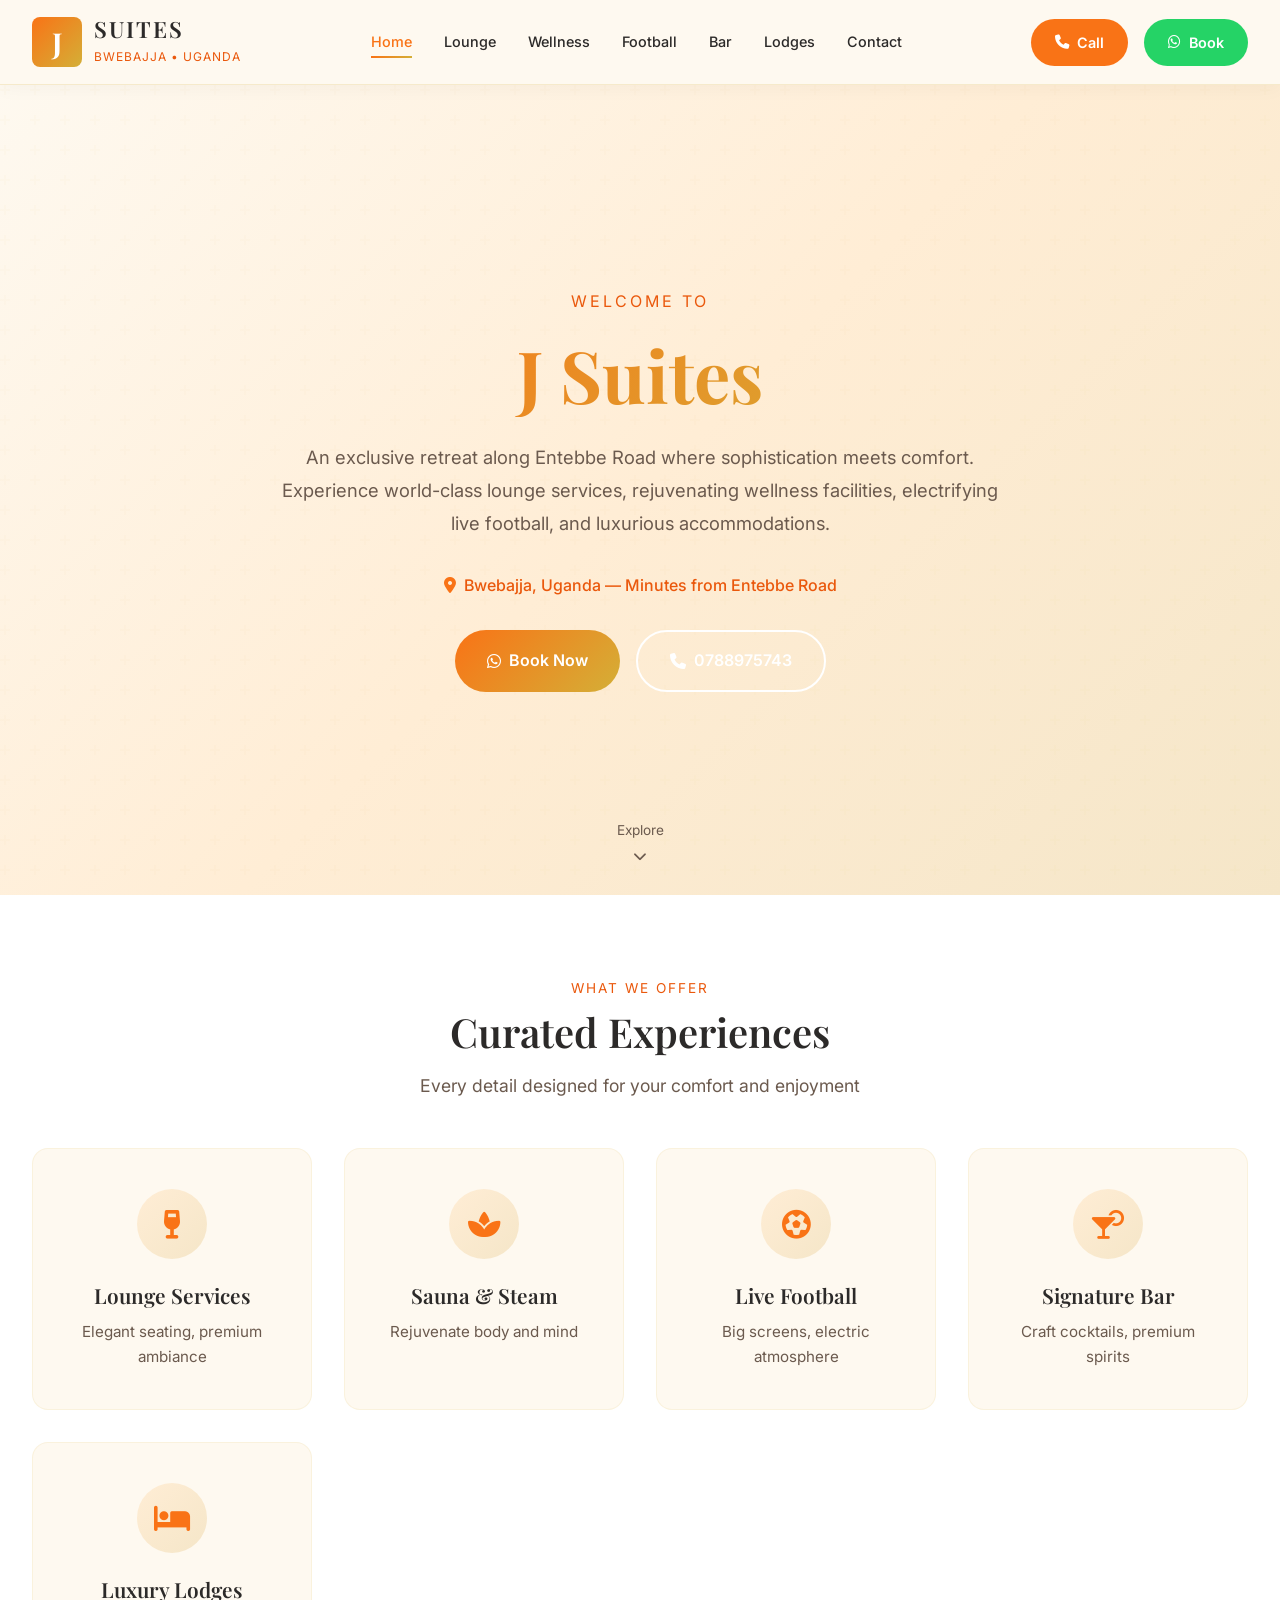
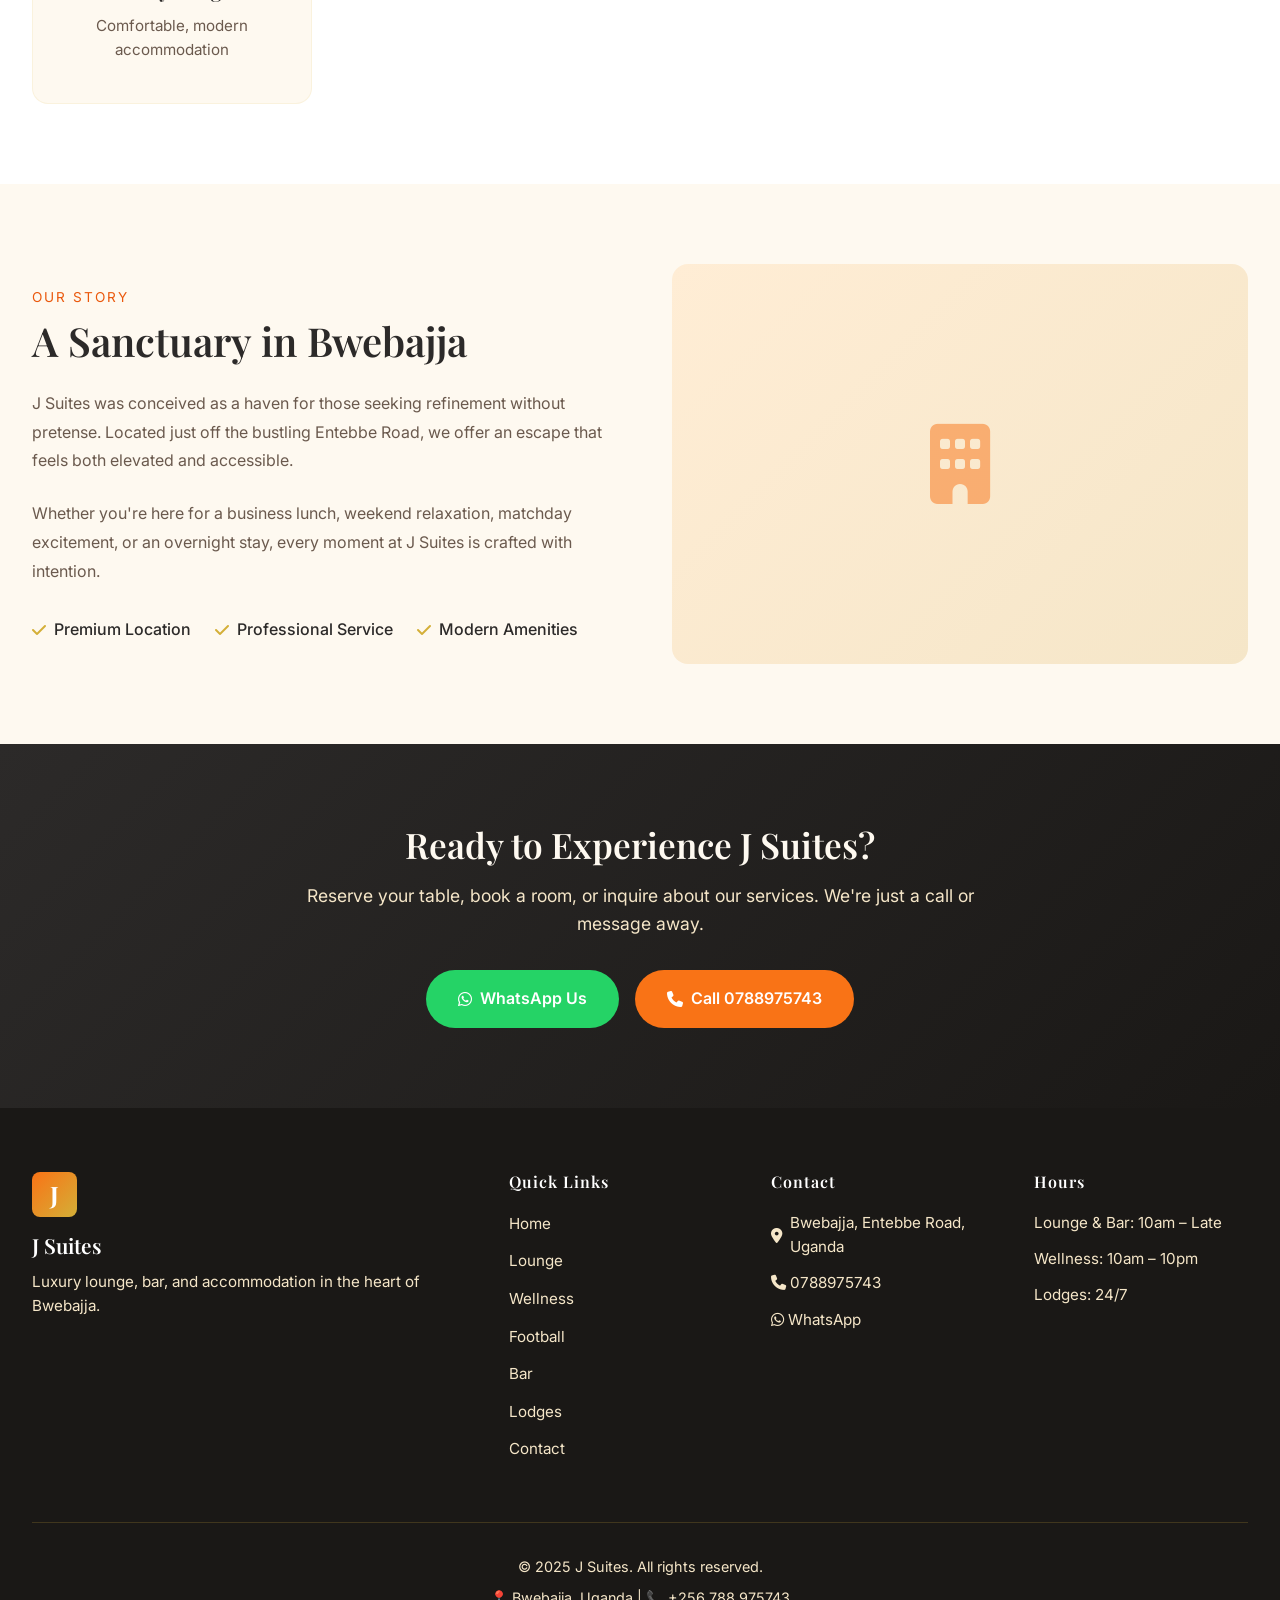
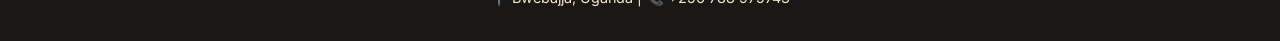
<file: Administrator/Desktop/JS/index.html>
<!DOCTYPE html>
<html lang="en">
<head>
    <meta charset="UTF-8">
    <meta name="viewport" content="width=device-width, initial-scale=1.0">
    <meta name="description" content="J Suites Bwebajja - Premium Lounge, Bar, Sauna & Steam Bath, Live Football, Luxury Lodges & Accommodation along Entebbe Road, Uganda. Call 0788975743">
    <meta name="keywords" content="J Suites, Bwebajja, Entebbe Road, Lounge Uganda, Bar Kampala, Sauna Steam Bath, Live Football, Lodges Accommodation, Hotel Uganda">
    <meta name="author" content="J Suites">
    <meta name="robots" content="index, follow">
    <meta property="og:title" content="J Suites | Luxury Lounge, Bar & Accommodation - Bwebajja">
    <meta property="og:description" content="Your premium getaway in Bwebajja — Lounge, Bar, Sauna, Live Football & Luxury Lodges">
    <meta property="og:type" content="website">
    <meta property="og:locale" content="en_UG">
    <title>J Suites | Luxury Lounge, Bar & Accommodation - Bwebajja, Uganda</title>
    <link rel="canonical" href="index.html">
    <!-- Google Fonts -->
    <link rel="preconnect" href="https://fonts.googleapis.com">
    <link rel="preconnect" href="https://fonts.gstatic.com" crossorigin>
    <link href="https://fonts.googleapis.com/css2?family=Playfair+Display:wght@400;500;600;700&family=Inter:wght@300;400;500;600&display=swap" rel="stylesheet">
    <link rel="stylesheet" href="https://cdnjs.cloudflare.com/ajax/libs/font-awesome/6.4.0/css/all.min.css">
    <link rel="stylesheet" href="css/style.css">
</head>
<body>
    <!-- Navigation -->
    <header class="site-header">
        <div class="nav-wrapper">
            <a href="index.html" class="brand">
                <span class="brand-initial">J</span>
                <div class="brand-text">
                    <h1>SUITES</h1>
                    <span class="brand-tagline">Bwebajja • Uganda</span>
                </div>
            </a>
            <nav class="main-nav">
                <ul>
                    <li><a href="index.html" class="active">Home</a></li>
                    <li><a href="lounge.html">Lounge</a></li>
                    <li><a href="wellness.html">Wellness</a></li>
                    <li><a href="football.html">Football</a></li>
                    <li><a href="bar.html">Bar</a></li>
                    <li><a href="lodges.html">Lodges</a></li>
                    <li><a href="contact.html">Contact</a></li>
                </ul>
            </nav>
            <div class="header-actions">
                <a href="tel:+256788975743" class="btn btn-call">
                    <i class="fas fa-phone"></i>
                    <span>Call</span>
                </a>
                <a href="https://wa.me/256788975743?text=Hello%20J%20Suites%2C%20I%20would%20like%20to%20make%20a%20reservation." class="btn btn-whatsapp" target="_blank" rel="noopener">
                    <i class="fab fa-whatsapp"></i>
                    <span>Book</span>
                </a>
                <button class="mobile-toggle" aria-label="Toggle menu">
                    <span></span>
                    <span></span>
                    <span></span>
                </button>
            </div>
        </div>
    </header>

    <!-- Hero Section -->
    <section class="hero" id="home">
        <div class="hero-overlay"></div>
        <div class="hero-content">
            <p class="hero-subtitle">Welcome to</p>
            <h2 class="hero-title">J Suites</h2>
            <p class="hero-description">An exclusive retreat along Entebbe Road where sophistication meets comfort. Experience world-class lounge services, rejuvenating wellness facilities, electrifying live football, and luxurious accommodations.</p>
            <div class="hero-location">
                <i class="fas fa-map-marker-alt"></i>
                <span>Bwebajja, Uganda — Minutes from Entebbe Road</span>
            </div>
            <div class="hero-cta">
                <a href="https://wa.me/256788975743?text=I%20want%20to%20book%20at%20J%20Suites" class="btn btn-primary btn-large" target="_blank" rel="noopener">
                    <i class="fab fa-whatsapp"></i> Book Now
                </a>
                <a href="tel:+256788975743" class="btn btn-outline btn-large">
                    <i class="fas fa-phone"></i> 0788975743
                </a>
            </div>
        </div>
        <div class="hero-scroll">
            <span>Explore</span>
            <i class="fas fa-chevron-down"></i>
        </div>
    </section>

    <!-- Services Preview -->
    <section class="services-preview">
        <div class="container">
            <div class="section-intro">
                <span class="section-label">What We Offer</span>
                <h3 class="section-heading">Curated Experiences</h3>
                <p class="section-description">Every detail designed for your comfort and enjoyment</p>
            </div>
            <div class="services-grid">
                <a href="lounge.html" class="service-card">
                    <div class="service-icon">
                        <i class="fas fa-wine-glass"></i>
                    </div>
                    <h4>Lounge Services</h4>
                    <p>Elegant seating, premium ambiance</p>
                </a>
                <a href="wellness.html" class="service-card">
                    <div class="service-icon">
                        <i class="fas fa-spa"></i>
                    </div>
                    <h4>Sauna & Steam</h4>
                    <p>Rejuvenate body and mind</p>
                </a>
                <a href="football.html" class="service-card">
                    <div class="service-icon">
                        <i class="fas fa-futbol"></i>
                    </div>
                    <h4>Live Football</h4>
                    <p>Big screens, electric atmosphere</p>
                </a>
                <a href="bar.html" class="service-card">
                    <div class="service-icon">
                        <i class="fas fa-cocktail"></i>
                    </div>
                    <h4>Signature Bar</h4>
                    <p>Craft cocktails, premium spirits</p>
                </a>
                <a href="lodges.html" class="service-card">
                    <div class="service-icon">
                        <i class="fas fa-bed"></i>
                    </div>
                    <h4>Luxury Lodges</h4>
                    <p>Comfortable, modern accommodation</p>
                </a>
            </div>
        </div>
    </section>

    <!-- About Section -->
    <section class="about-section">
        <div class="container">
            <div class="about-grid">
                <div class="about-content">
                    <span class="section-label">Our Story</span>
                    <h3 class="section-heading">A Sanctuary in Bwebajja</h3>
                    <p>J Suites was conceived as a haven for those seeking refinement without pretense. Located just off the bustling Entebbe Road, we offer an escape that feels both elevated and accessible.</p>
                    <p>Whether you're here for a business lunch, weekend relaxation, matchday excitement, or an overnight stay, every moment at J Suites is crafted with intention.</p>
                    <div class="about-features">
                        <div class="feature">
                            <i class="fas fa-check"></i>
                            <span>Premium Location</span>
                        </div>
                        <div class="feature">
                            <i class="fas fa-check"></i>
                            <span>Professional Service</span>
                        </div>
                        <div class="feature">
                            <i class="fas fa-check"></i>
                            <span>Modern Amenities</span>
                        </div>
                    </div>
                </div>
                <div class="about-image">
                    <div class="image-placeholder">
                        <i class="fas fa-building"></i>
                    </div>
                </div>
            </div>
        </div>
    </section>

    <!-- CTA Section -->
    <section class="cta-section">
        <div class="container">
            <div class="cta-content">
                <h3>Ready to Experience J Suites?</h3>
                <p>Reserve your table, book a room, or inquire about our services. We're just a call or message away.</p>
                <div class="cta-buttons">
                    <a href="https://wa.me/256788975743?text=Hello%2C%20I%20would%20like%20to%20make%20a%20booking%20at%20J%20Suites" class="btn btn-whatsapp btn-large" target="_blank" rel="noopener">
                        <i class="fab fa-whatsapp"></i> WhatsApp Us
                    </a>
                    <a href="tel:+256788975743" class="btn btn-call btn-large">
                        <i class="fas fa-phone"></i> Call 0788975743
                    </a>
                </div>
            </div>
        </div>
    </section>

    <!-- Footer -->
    <footer class="site-footer">
        <div class="container">
            <div class="footer-grid">
                <div class="footer-brand">
                    <div class="brand-initial">J</div>
                    <h4>J Suites</h4>
                    <p>Luxury lounge, bar, and accommodation in the heart of Bwebajja.</p>
                </div>
                <div class="footer-links">
                    <h5>Quick Links</h5>
                    <ul>
                        <li><a href="index.html">Home</a></li>
                        <li><a href="lounge.html">Lounge</a></li>
                        <li><a href="wellness.html">Wellness</a></li>
                        <li><a href="football.html">Football</a></li>
                        <li><a href="bar.html">Bar</a></li>
                        <li><a href="lodges.html">Lodges</a></li>
                        <li><a href="contact.html">Contact</a></li>
                    </ul>
                </div>
                <div class="footer-contact">
                    <h5>Contact</h5>
                    <ul>
                        <li><i class="fas fa-map-marker-alt"></i> Bwebajja, Entebbe Road, Uganda</li>
                        <li><a href="tel:+256788975743"><i class="fas fa-phone"></i> 0788975743</a></li>
                        <li><a href="https://wa.me/256788975743" target="_blank" rel="noopener"><i class="fab fa-whatsapp"></i> WhatsApp</a></li>
                    </ul>
                </div>
                <div class="footer-hours">
                    <h5>Hours</h5>
                    <ul>
                        <li>Lounge & Bar: 10am – Late</li>
                        <li>Wellness: 10am – 10pm</li>
                        <li>Lodges: 24/7</li>
                    </ul>
                </div>
            </div>
            <div class="footer-bottom">
                <p>&copy; 2025 J Suites. All rights reserved.</p>
                <p class="footer-location">📍 Bwebajja, Uganda | 📞 +256 788 975743</p>
            </div>
        </div>
    </footer>

    <script src="js/main.js"></script>
</body>
</html>
</file>
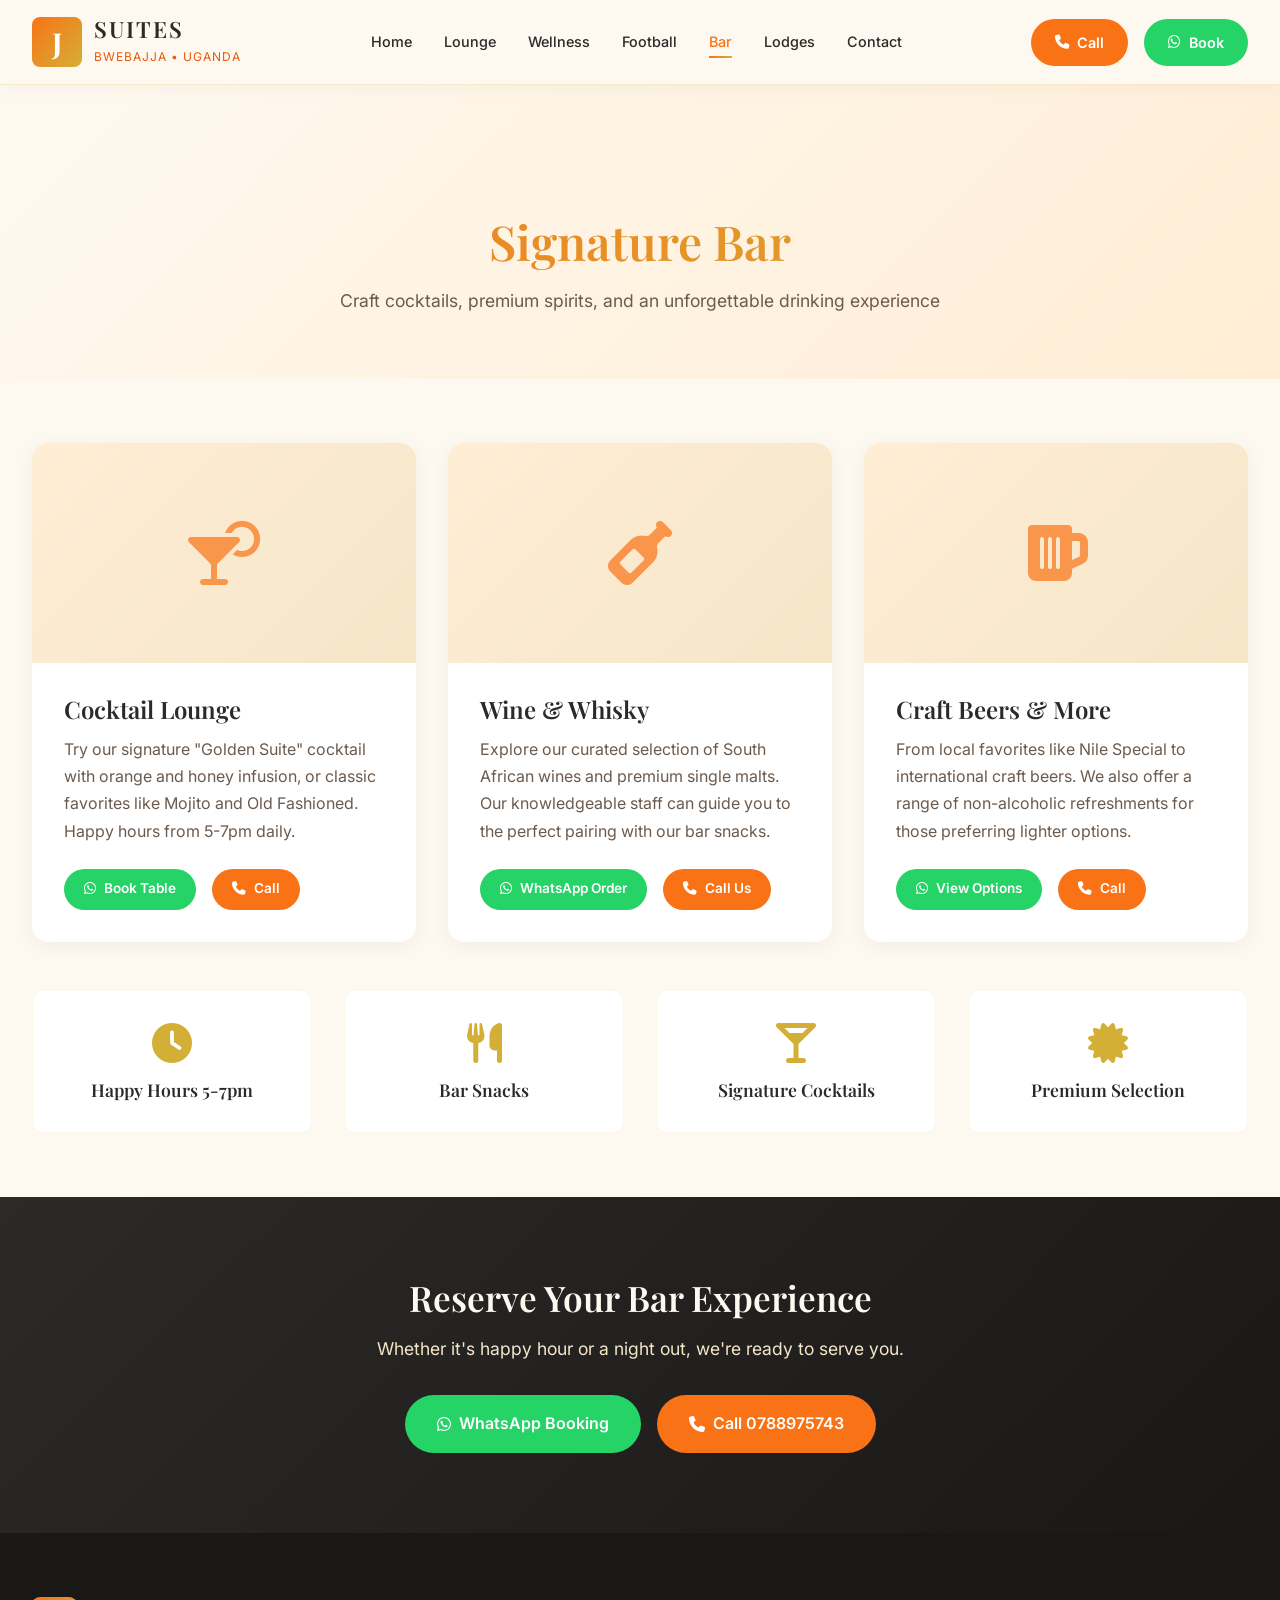
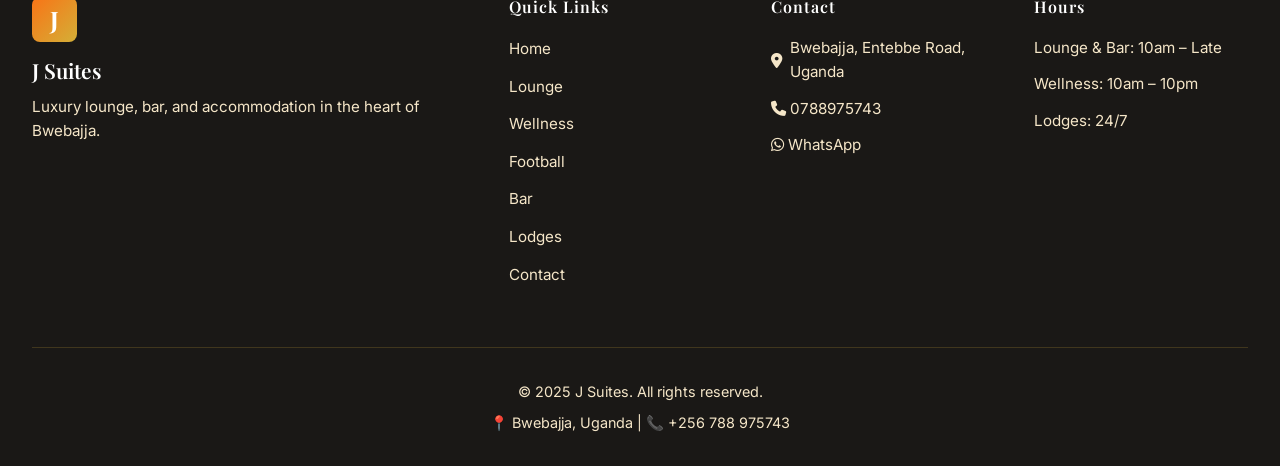
<file: Administrator/Desktop/JS/bar.html>
<!DOCTYPE html>
<html lang="en">
<head>
    <meta charset="UTF-8">
    <meta name="viewport" content="width=device-width, initial-scale=1.0">
    <meta name="description" content="J Suites Signature Bar - Craft cocktails, premium spirits, curated wines and whiskies in Bwebajja, Uganda. Call 0788975743">
    <meta name="keywords" content="J Suites Bar, Cocktails Bwebajja, Premium Spirits Uganda, Wine Bar Kampala, Happy Hour Entebbe Road">
    <meta name="robots" content="index, follow">
    <title>Signature Bar | J Suites - Bwebajja, Uganda</title>
    <link rel="canonical" href="bar.html">
    <link rel="preconnect" href="https://fonts.googleapis.com">
    <link rel="preconnect" href="https://fonts.gstatic.com" crossorigin>
    <link href="https://fonts.googleapis.com/css2?family=Playfair+Display:wght@400;500;600;700&family=Inter:wght@300;400;500;600&display=swap" rel="stylesheet">
    <link rel="stylesheet" href="https://cdnjs.cloudflare.com/ajax/libs/font-awesome/6.4.0/css/all.min.css">
    <link rel="stylesheet" href="css/style.css">
</head>
<body>
    <header class="site-header">
        <div class="nav-wrapper">
            <a href="index.html" class="brand">
                <span class="brand-initial">J</span>
                <div class="brand-text">
                    <h1>SUITES</h1>
                    <span class="brand-tagline">Bwebajja • Uganda</span>
                </div>
            </a>
            <nav class="main-nav">
                <ul>
                    <li><a href="index.html">Home</a></li>
                    <li><a href="lounge.html">Lounge</a></li>
                    <li><a href="wellness.html">Wellness</a></li>
                    <li><a href="football.html">Football</a></li>
                    <li><a href="bar.html" class="active">Bar</a></li>
                    <li><a href="lodges.html">Lodges</a></li>
                    <li><a href="contact.html">Contact</a></li>
                </ul>
            </nav>
            <div class="header-actions">
                <a href="tel:+256788975743" class="btn btn-call">
                    <i class="fas fa-phone"></i>
                    <span>Call</span>
                </a>
                <a href="https://wa.me/256788975743?text=Hello%20J%20Suites%2C%20I%20would%20like%20to%20book%20a%20table%20at%20the%20bar." class="btn btn-whatsapp" target="_blank" rel="noopener">
                    <i class="fab fa-whatsapp"></i>
                    <span>Book</span>
                </a>
                <button class="mobile-toggle" aria-label="Toggle menu">
                    <span></span>
                    <span></span>
                    <span></span>
                </button>
            </div>
        </div>
    </header>

    <section class="page-hero">
        <h1>Signature Bar</h1>
        <p>Craft cocktails, premium spirits, and an unforgettable drinking experience</p>
    </section>

    <section class="content-section">
        <div class="container">
            <div class="content-grid">
                <div class="detail-card">
                    <div class="card-image">
                        <i class="fas fa-cocktail"></i>
                    </div>
                    <div class="card-content">
                        <h3>Cocktail Lounge</h3>
                        <p>Try our signature "Golden Suite" cocktail with orange and honey infusion, or classic favorites like Mojito and Old Fashioned. Happy hours from 5-7pm daily.</p>
                        <div class="card-actions">
                            <a href="https://wa.me/256788975743?text=Cocktail%20table%20booking%20J%20Suites" class="btn btn-whatsapp" target="_blank" rel="noopener">
                                <i class="fab fa-whatsapp"></i> Book Table
                            </a>
                            <a href="tel:+256788975743" class="btn btn-call">
                                <i class="fas fa-phone"></i> Call
                            </a>
                        </div>
                    </div>
                </div>
                <div class="detail-card">
                    <div class="card-image">
                        <i class="fas fa-wine-bottle"></i>
                    </div>
                    <div class="card-content">
                        <h3>Wine & Whisky</h3>
                        <p>Explore our curated selection of South African wines and premium single malts. Our knowledgeable staff can guide you to the perfect pairing with our bar snacks.</p>
                        <div class="card-actions">
                            <a href="https://wa.me/256788975743?text=Wine%20booking%20J%20Suites" class="btn btn-whatsapp" target="_blank" rel="noopener">
                                <i class="fab fa-whatsapp"></i> WhatsApp Order
                            </a>
                            <a href="tel:+256788975743" class="btn btn-call">
                                <i class="fas fa-phone"></i> Call Us
                            </a>
                        </div>
                    </div>
                </div>
                <div class="detail-card">
                    <div class="card-image">
                        <i class="fas fa-beer"></i>
                    </div>
                    <div class="card-content">
                        <h3>Craft Beers & More</h3>
                        <p>From local favorites like Nile Special to international craft beers. We also offer a range of non-alcoholic refreshments for those preferring lighter options.</p>
                        <div class="card-actions">
                            <a href="https://wa.me/256788975743?text=Beer%20and%20drinks%20inquiry%20J%20Suites" class="btn btn-whatsapp" target="_blank" rel="noopener">
                                <i class="fab fa-whatsapp"></i> View Options
                            </a>
                            <a href="tel:+256788975743" class="btn btn-call">
                                <i class="fas fa-phone"></i> Call
                            </a>
                        </div>
                    </div>
                </div>
            </div>
            <div class="features-grid">
                <div class="feature-box">
                    <i class="fas fa-clock"></i>
                    <h4>Happy Hours 5-7pm</h4>
                </div>
                <div class="feature-box">
                    <i class="fas fa-utensils"></i>
                    <h4>Bar Snacks</h4>
                </div>
                <div class="feature-box">
                    <i class="fas fa-glass-martini-alt"></i>
                    <h4>Signature Cocktails</h4>
                </div>
                <div class="feature-box">
                    <i class="fas fa-certificate"></i>
                    <h4>Premium Selection</h4>
                </div>
            </div>
        </div>
    </section>

    <section class="cta-section">
        <div class="container">
            <div class="cta-content">
                <h3>Reserve Your Bar Experience</h3>
                <p>Whether it's happy hour or a night out, we're ready to serve you.</p>
                <div class="cta-buttons">
                    <a href="https://wa.me/256788975743?text=I%20want%20to%20book%20a%20table%20at%20J%20Suites%20Bar" class="btn btn-whatsapp btn-large" target="_blank" rel="noopener">
                        <i class="fab fa-whatsapp"></i> WhatsApp Booking
                    </a>
                    <a href="tel:+256788975743" class="btn btn-call btn-large">
                        <i class="fas fa-phone"></i> Call 0788975743
                    </a>
                </div>
            </div>
        </div>
    </section>

    <footer class="site-footer">
        <div class="container">
            <div class="footer-grid">
                <div class="footer-brand">
                    <div class="brand-initial">J</div>
                    <h4>J Suites</h4>
                    <p>Luxury lounge, bar, and accommodation in the heart of Bwebajja.</p>
                </div>
                <div class="footer-links">
                    <h5>Quick Links</h5>
                    <ul>
                        <li><a href="index.html">Home</a></li>
                        <li><a href="lounge.html">Lounge</a></li>
                        <li><a href="wellness.html">Wellness</a></li>
                        <li><a href="football.html">Football</a></li>
                        <li><a href="bar.html">Bar</a></li>
                        <li><a href="lodges.html">Lodges</a></li>
                        <li><a href="contact.html">Contact</a></li>
                    </ul>
                </div>
                <div class="footer-contact">
                    <h5>Contact</h5>
                    <ul>
                        <li><i class="fas fa-map-marker-alt"></i> Bwebajja, Entebbe Road, Uganda</li>
                        <li><a href="tel:+256788975743"><i class="fas fa-phone"></i> 0788975743</a></li>
                        <li><a href="https://wa.me/256788975743" target="_blank" rel="noopener"><i class="fab fa-whatsapp"></i> WhatsApp</a></li>
                    </ul>
                </div>
                <div class="footer-hours">
                    <h5>Hours</h5>
                    <ul>
                        <li>Lounge & Bar: 10am – Late</li>
                        <li>Wellness: 10am – 10pm</li>
                        <li>Lodges: 24/7</li>
                    </ul>
                </div>
            </div>
            <div class="footer-bottom">
                <p>&copy; 2025 J Suites. All rights reserved.</p>
                <p class="footer-location">📍 Bwebajja, Uganda | 📞 +256 788 975743</p>
            </div>
        </div>
    </footer>

    <script src="js/main.js"></script>
</body>
</html>
</file>
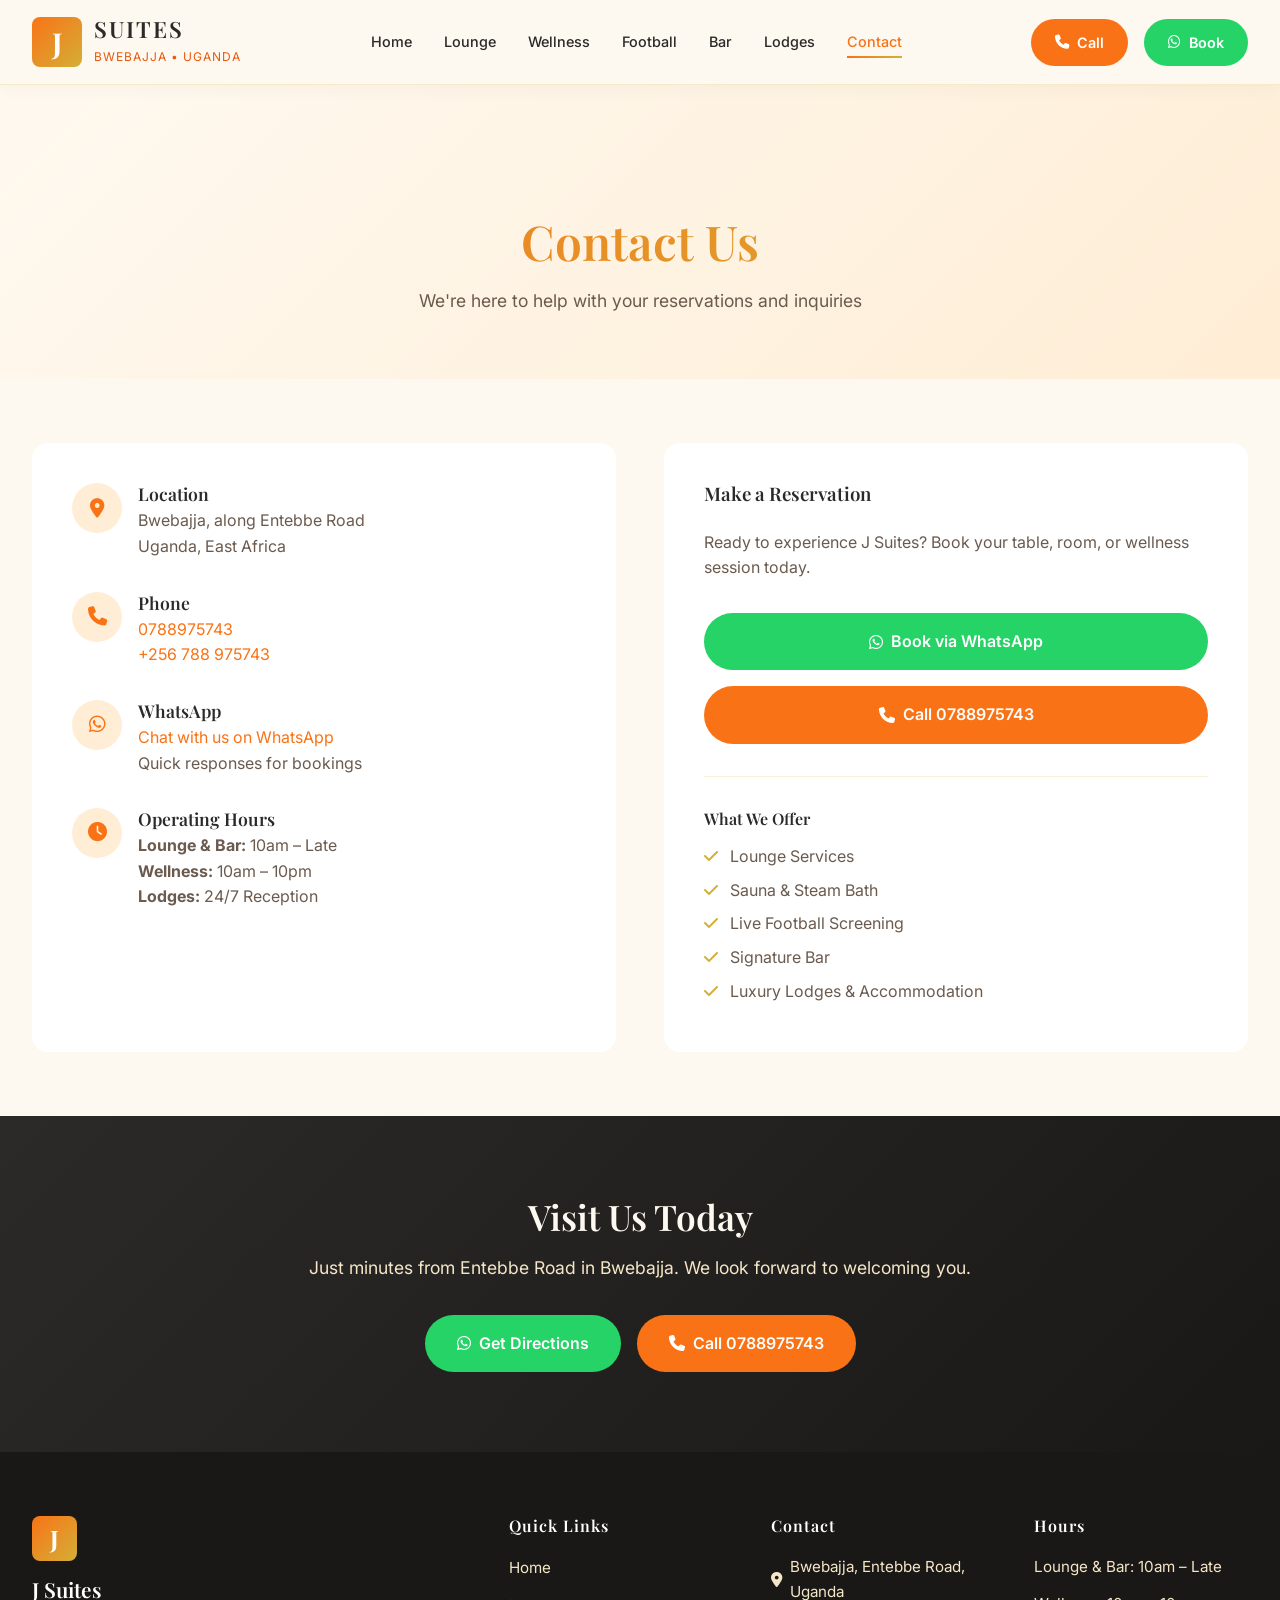
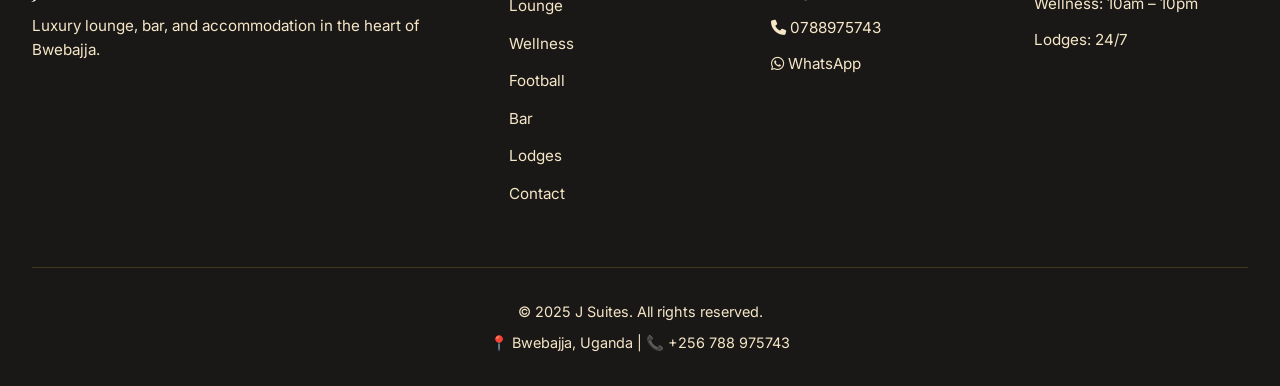
<file: Administrator/Desktop/JS/contact.html>
<!DOCTYPE html>
<html lang="en">
<head>
    <meta charset="UTF-8">
    <meta name="viewport" content="width=device-width, initial-scale=1.0">
    <meta name="description" content="Contact J Suites Bwebajja - Call 0788975743 or WhatsApp for bookings. Located along Entebbe Road, Uganda">
    <meta name="keywords" content="J Suites Contact, Bwebajja Phone Number, Uganda Hotel Contact, Entebbe Road Booking, WhatsApp Reservation">
    <meta name="robots" content="index, follow">
    <title>Contact Us | J Suites - Bwebajja, Uganda</title>
    <link rel="canonical" href="contact.html">
    <link rel="preconnect" href="https://fonts.googleapis.com">
    <link rel="preconnect" href="https://fonts.gstatic.com" crossorigin>
    <link href="https://fonts.googleapis.com/css2?family=Playfair+Display:wght@400;500;600;700&family=Inter:wght@300;400;500;600&display=swap" rel="stylesheet">
    <link rel="stylesheet" href="https://cdnjs.cloudflare.com/ajax/libs/font-awesome/6.4.0/css/all.min.css">
    <link rel="stylesheet" href="css/style.css">
</head>
<body>
    <header class="site-header">
        <div class="nav-wrapper">
            <a href="index.html" class="brand">
                <span class="brand-initial">J</span>
                <div class="brand-text">
                    <h1>SUITES</h1>
                    <span class="brand-tagline">Bwebajja • Uganda</span>
                </div>
            </a>
            <nav class="main-nav">
                <ul>
                    <li><a href="index.html">Home</a></li>
                    <li><a href="lounge.html">Lounge</a></li>
                    <li><a href="wellness.html">Wellness</a></li>
                    <li><a href="football.html">Football</a></li>
                    <li><a href="bar.html">Bar</a></li>
                    <li><a href="lodges.html">Lodges</a></li>
                    <li><a href="contact.html" class="active">Contact</a></li>
                </ul>
            </nav>
            <div class="header-actions">
                <a href="tel:+256788975743" class="btn btn-call">
                    <i class="fas fa-phone"></i>
                    <span>Call</span>
                </a>
                <a href="https://wa.me/256788975743?text=Hello%20J%20Suites%2C%20I%20have%20an%20inquiry." class="btn btn-whatsapp" target="_blank" rel="noopener">
                    <i class="fab fa-whatsapp"></i>
                    <span>Book</span>
                </a>
                <button class="mobile-toggle" aria-label="Toggle menu">
                    <span></span>
                    <span></span>
                    <span></span>
                </button>
            </div>
        </div>
    </header>

    <section class="page-hero">
        <h1>Contact Us</h1>
        <p>We're here to help with your reservations and inquiries</p>
    </section>

    <section class="content-section">
        <div class="container">
            <div class="contact-grid">
                <div class="contact-info">
                    <div class="contact-item">
                        <i class="fas fa-map-marker-alt"></i>
                        <div>
                            <h4>Location</h4>
                            <p>Bwebajja, along Entebbe Road<br>Uganda, East Africa</p>
                        </div>
                    </div>
                    <div class="contact-item">
                        <i class="fas fa-phone"></i>
                        <div>
                            <h4>Phone</h4>
                            <p><a href="tel:+256788975743">0788975743</a></p>
                            <p><a href="tel:+256788975743">+256 788 975743</a></p>
                        </div>
                    </div>
                    <div class="contact-item">
                        <i class="fab fa-whatsapp"></i>
                        <div>
                            <h4>WhatsApp</h4>
                            <p><a href="https://wa.me/256788975743" target="_blank" rel="noopener">Chat with us on WhatsApp</a></p>
                            <p>Quick responses for bookings</p>
                        </div>
                    </div>
                    <div class="contact-item">
                        <i class="fas fa-clock"></i>
                        <div>
                            <h4>Operating Hours</h4>
                            <p><strong>Lounge & Bar:</strong> 10am – Late</p>
                            <p><strong>Wellness:</strong> 10am – 10pm</p>
                            <p><strong>Lodges:</strong> 24/7 Reception</p>
                        </div>
                    </div>
                </div>
                <div class="contact-info">
                    <h3 style="margin-bottom: 1.5rem; color: var(--dark-text);">Make a Reservation</h3>
                    <p style="color: var(--light-text); margin-bottom: 2rem;">Ready to experience J Suites? Book your table, room, or wellness session today.</p>
                    <div style="display: flex; flex-direction: column; gap: 1rem;">
                        <a href="https://wa.me/256788975743?text=Hello%20J%20Suites%2C%20I%20would%20like%20to%20make%20a%20reservation." class="btn btn-whatsapp btn-large" target="_blank" rel="noopener" style="justify-content: center;">
                            <i class="fab fa-whatsapp"></i> Book via WhatsApp
                        </a>
                        <a href="tel:+256788975743" class="btn btn-call btn-large" style="justify-content: center;">
                            <i class="fas fa-phone"></i> Call 0788975743
                        </a>
                    </div>
                    <div style="margin-top: 2rem; padding-top: 2rem; border-top: 1px solid rgba(212, 175, 55, 0.2);">
                        <h4 style="margin-bottom: 1rem; color: var(--dark-text);">What We Offer</h4>
                        <ul style="list-style: none; color: var(--light-text);">
                            <li style="margin-bottom: 0.5rem;"><i class="fas fa-check" style="color: var(--gold); margin-right: 0.5rem;"></i> Lounge Services</li>
                            <li style="margin-bottom: 0.5rem;"><i class="fas fa-check" style="color: var(--gold); margin-right: 0.5rem;"></i> Sauna & Steam Bath</li>
                            <li style="margin-bottom: 0.5rem;"><i class="fas fa-check" style="color: var(--gold); margin-right: 0.5rem;"></i> Live Football Screening</li>
                            <li style="margin-bottom: 0.5rem;"><i class="fas fa-check" style="color: var(--gold); margin-right: 0.5rem;"></i> Signature Bar</li>
                            <li style="margin-bottom: 0.5rem;"><i class="fas fa-check" style="color: var(--gold); margin-right: 0.5rem;"></i> Luxury Lodges & Accommodation</li>
                        </ul>
                    </div>
                </div>
            </div>
        </div>
    </section>

    <section class="cta-section">
        <div class="container">
            <div class="cta-content">
                <h3>Visit Us Today</h3>
                <p>Just minutes from Entebbe Road in Bwebajja. We look forward to welcoming you.</p>
                <div class="cta-buttons">
                    <a href="https://wa.me/256788975743?text=I%20want%20to%20visit%20J%20Suites" class="btn btn-whatsapp btn-large" target="_blank" rel="noopener">
                        <i class="fab fa-whatsapp"></i> Get Directions
                    </a>
                    <a href="tel:+256788975743" class="btn btn-call btn-large">
                        <i class="fas fa-phone"></i> Call 0788975743
                    </a>
                </div>
            </div>
        </div>
    </section>

    <footer class="site-footer">
        <div class="container">
            <div class="footer-grid">
                <div class="footer-brand">
                    <div class="brand-initial">J</div>
                    <h4>J Suites</h4>
                    <p>Luxury lounge, bar, and accommodation in the heart of Bwebajja.</p>
                </div>
                <div class="footer-links">
                    <h5>Quick Links</h5>
                    <ul>
                        <li><a href="index.html">Home</a></li>
                        <li><a href="lounge.html">Lounge</a></li>
                        <li><a href="wellness.html">Wellness</a></li>
                        <li><a href="football.html">Football</a></li>
                        <li><a href="bar.html">Bar</a></li>
                        <li><a href="lodges.html">Lodges</a></li>
                        <li><a href="contact.html">Contact</a></li>
                    </ul>
                </div>
                <div class="footer-contact">
                    <h5>Contact</h5>
                    <ul>
                        <li><i class="fas fa-map-marker-alt"></i> Bwebajja, Entebbe Road, Uganda</li>
                        <li><a href="tel:+256788975743"><i class="fas fa-phone"></i> 0788975743</a></li>
                        <li><a href="https://wa.me/256788975743" target="_blank" rel="noopener"><i class="fab fa-whatsapp"></i> WhatsApp</a></li>
                    </ul>
                </div>
                <div class="footer-hours">
                    <h5>Hours</h5>
                    <ul>
                        <li>Lounge & Bar: 10am – Late</li>
                        <li>Wellness: 10am – 10pm</li>
                        <li>Lodges: 24/7</li>
                    </ul>
                </div>
            </div>
            <div class="footer-bottom">
                <p>&copy; 2025 J Suites. All rights reserved.</p>
                <p class="footer-location">📍 Bwebajja, Uganda | 📞 +256 788 975743</p>
            </div>
        </div>
    </footer>

    <script src="js/main.js"></script>
</body>
</html>
</file>
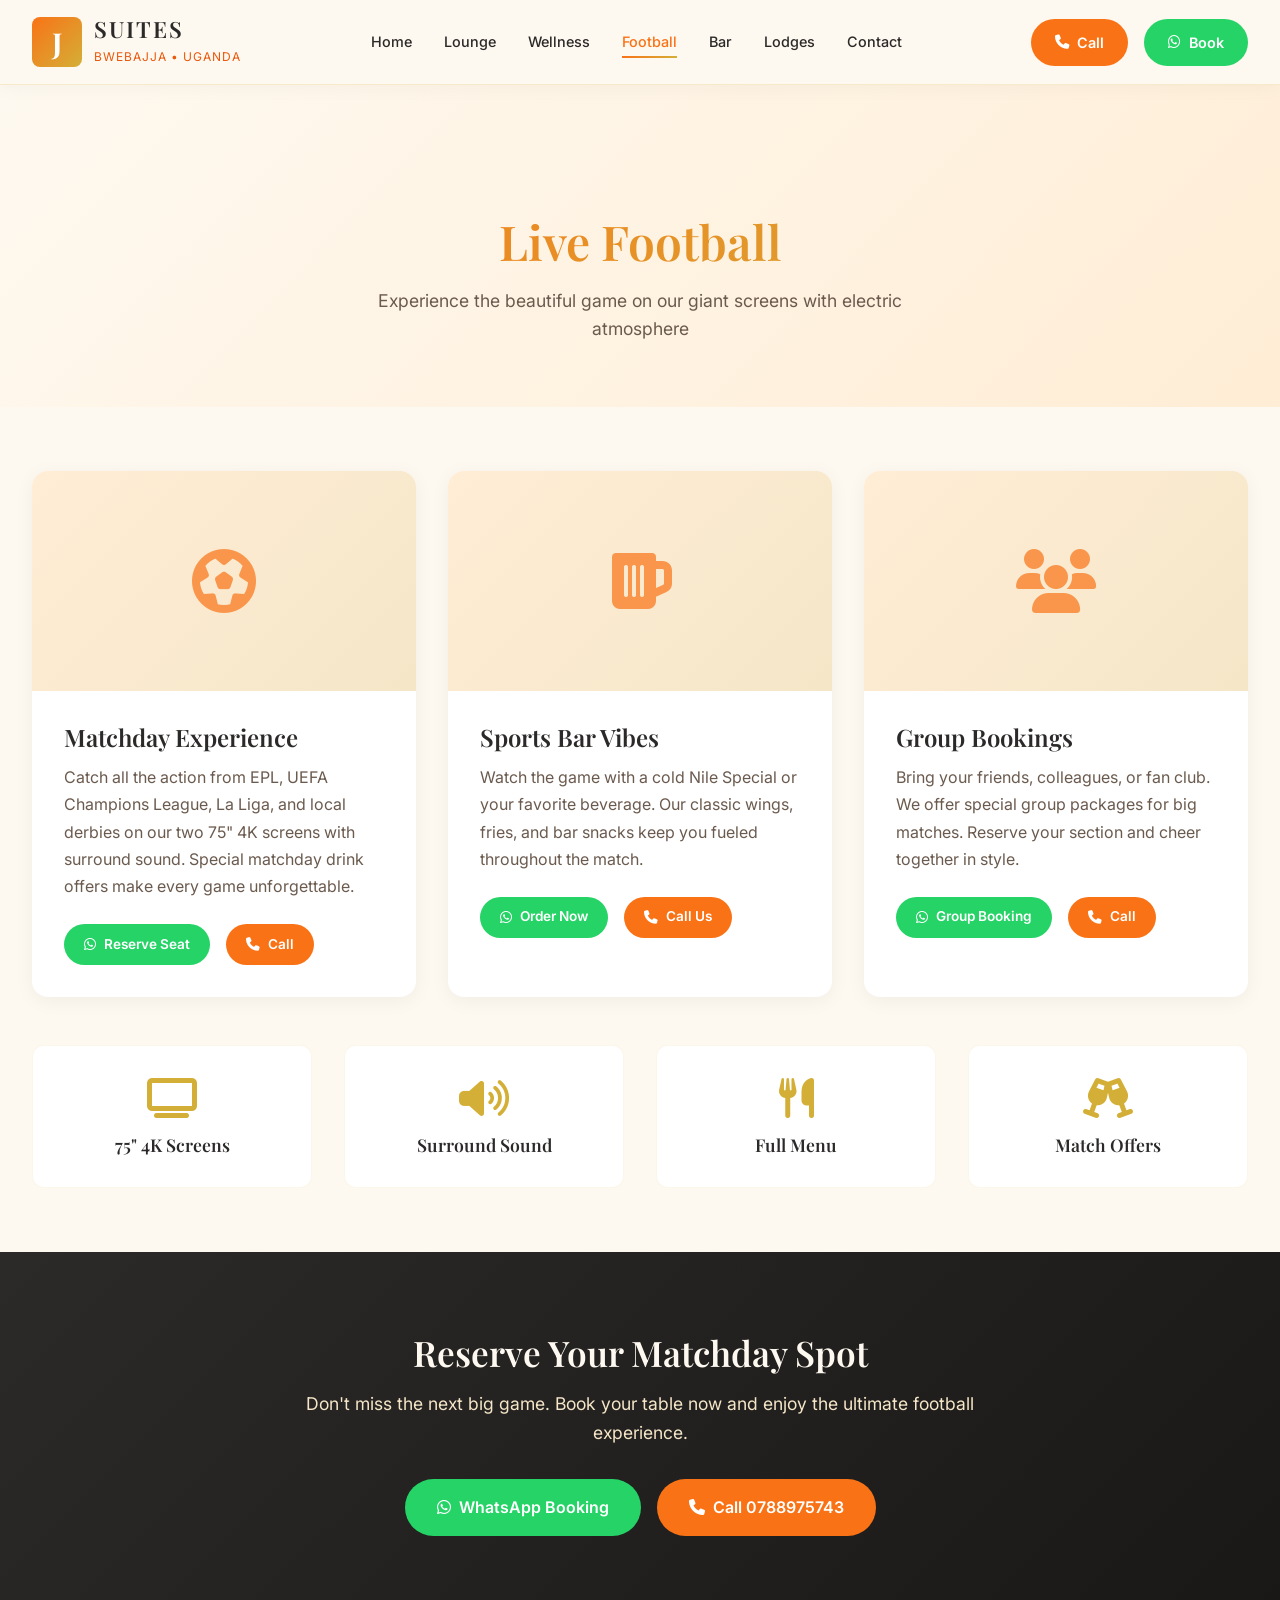
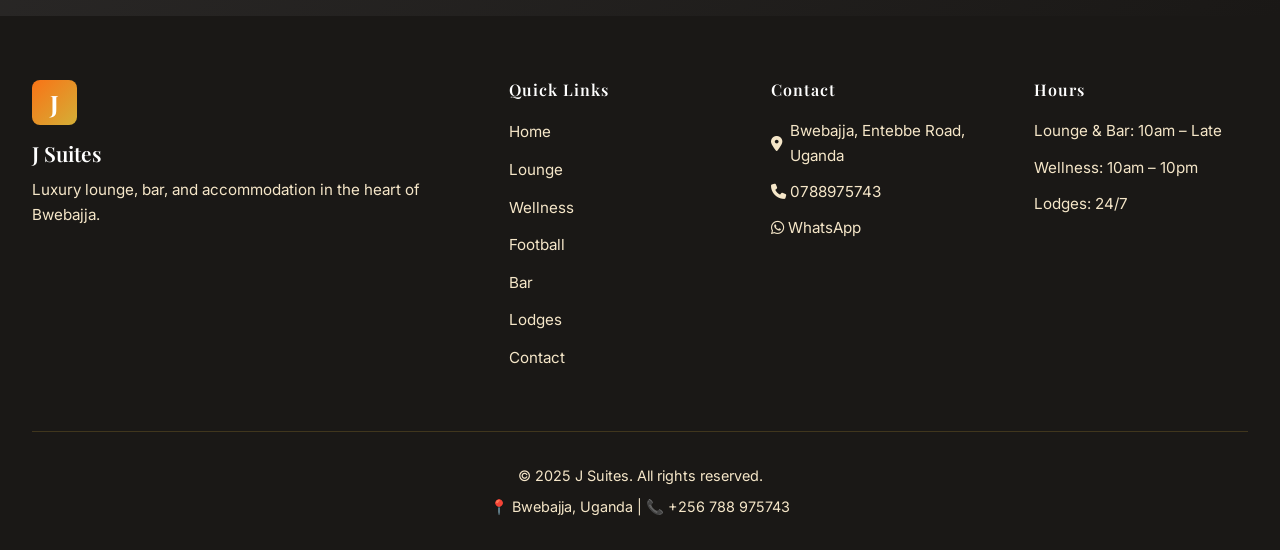
<file: Administrator/Desktop/JS/football.html>
<!DOCTYPE html>
<html lang="en">
<head>
    <meta charset="UTF-8">
    <meta name="viewport" content="width=device-width, initial-scale=1.0">
    <meta name="description" content="J Suites Live Football - Watch EPL, UCL, La Liga on giant screens with cold drinks and great food in Bwebajja, Uganda. Call 0788975743">
    <meta name="keywords" content="J Suites Football, Live Sports Bwebajja, Watch EPL Uganda, Sports Bar Kampala, Football Screening Entebbe Road">
    <meta name="robots" content="index, follow">
    <title>Live Football | J Suites - Bwebajja, Uganda</title>
    <link rel="canonical" href="football.html">
    <link rel="preconnect" href="https://fonts.googleapis.com">
    <link rel="preconnect" href="https://fonts.gstatic.com" crossorigin>
    <link href="https://fonts.googleapis.com/css2?family=Playfair+Display:wght@400;500;600;700&family=Inter:wght@300;400;500;600&display=swap" rel="stylesheet">
    <link rel="stylesheet" href="https://cdnjs.cloudflare.com/ajax/libs/font-awesome/6.4.0/css/all.min.css">
    <link rel="stylesheet" href="css/style.css">
</head>
<body>
    <header class="site-header">
        <div class="nav-wrapper">
            <a href="index.html" class="brand">
                <span class="brand-initial">J</span>
                <div class="brand-text">
                    <h1>SUITES</h1>
                    <span class="brand-tagline">Bwebajja • Uganda</span>
                </div>
            </a>
            <nav class="main-nav">
                <ul>
                    <li><a href="index.html">Home</a></li>
                    <li><a href="lounge.html">Lounge</a></li>
                    <li><a href="wellness.html">Wellness</a></li>
                    <li><a href="football.html" class="active">Football</a></li>
                    <li><a href="bar.html">Bar</a></li>
                    <li><a href="lodges.html">Lodges</a></li>
                    <li><a href="contact.html">Contact</a></li>
                </ul>
            </nav>
            <div class="header-actions">
                <a href="tel:+256788975743" class="btn btn-call">
                    <i class="fas fa-phone"></i>
                    <span>Call</span>
                </a>
                <a href="https://wa.me/256788975743?text=Hello%20J%20Suites%2C%20I%20would%20like%20to%20reserve%20a%20seat%20for%20the%20match." class="btn btn-whatsapp" target="_blank" rel="noopener">
                    <i class="fab fa-whatsapp"></i>
                    <span>Book</span>
                </a>
                <button class="mobile-toggle" aria-label="Toggle menu">
                    <span></span>
                    <span></span>
                    <span></span>
                </button>
            </div>
        </div>
    </header>

    <section class="page-hero">
        <h1>Live Football</h1>
        <p>Experience the beautiful game on our giant screens with electric atmosphere</p>
    </section>

    <section class="content-section">
        <div class="container">
            <div class="content-grid">
                <div class="detail-card">
                    <div class="card-image">
                        <i class="fas fa-futbol"></i>
                    </div>
                    <div class="card-content">
                        <h3>Matchday Experience</h3>
                        <p>Catch all the action from EPL, UEFA Champions League, La Liga, and local derbies on our two 75" 4K screens with surround sound. Special matchday drink offers make every game unforgettable.</p>
                        <div class="card-actions">
                            <a href="https://wa.me/256788975743?text=Match%20day%20table%20reservation%20J%20Suites" class="btn btn-whatsapp" target="_blank" rel="noopener">
                                <i class="fab fa-whatsapp"></i> Reserve Seat
                            </a>
                            <a href="tel:+256788975743" class="btn btn-call">
                                <i class="fas fa-phone"></i> Call
                            </a>
                        </div>
                    </div>
                </div>
                <div class="detail-card">
                    <div class="card-image">
                        <i class="fas fa-beer"></i>
                    </div>
                    <div class="card-content">
                        <h3>Sports Bar Vibes</h3>
                        <p>Watch the game with a cold Nile Special or your favorite beverage. Our classic wings, fries, and bar snacks keep you fueled throughout the match.</p>
                        <div class="card-actions">
                            <a href="https://wa.me/256788975743?text=Sports%20bar%20booking%20-%20football" class="btn btn-whatsapp" target="_blank" rel="noopener">
                                <i class="fab fa-whatsapp"></i> Order Now
                            </a>
                            <a href="tel:+256788975743" class="btn btn-call">
                                <i class="fas fa-phone"></i> Call Us
                            </a>
                        </div>
                    </div>
                </div>
                <div class="detail-card">
                    <div class="card-image">
                        <i class="fas fa-users"></i>
                    </div>
                    <div class="card-content">
                        <h3>Group Bookings</h3>
                        <p>Bring your friends, colleagues, or fan club. We offer special group packages for big matches. Reserve your section and cheer together in style.</p>
                        <div class="card-actions">
                            <a href="https://wa.me/256788975743?text=Group%20booking%20for%20football%20match" class="btn btn-whatsapp" target="_blank" rel="noopener">
                                <i class="fab fa-whatsapp"></i> Group Booking
                            </a>
                            <a href="tel:+256788975743" class="btn btn-call">
                                <i class="fas fa-phone"></i> Call
                            </a>
                        </div>
                    </div>
                </div>
            </div>
            <div class="features-grid">
                <div class="feature-box">
                    <i class="fas fa-tv"></i>
                    <h4>75" 4K Screens</h4>
                </div>
                <div class="feature-box">
                    <i class="fas fa-volume-up"></i>
                    <h4>Surround Sound</h4>
                </div>
                <div class="feature-box">
                    <i class="fas fa-utensils"></i>
                    <h4>Full Menu</h4>
                </div>
                <div class="feature-box">
                    <i class="fas fa-glass-cheers"></i>
                    <h4>Match Offers</h4>
                </div>
            </div>
        </div>
    </section>

    <section class="cta-section">
        <div class="container">
            <div class="cta-content">
                <h3>Reserve Your Matchday Spot</h3>
                <p>Don't miss the next big game. Book your table now and enjoy the ultimate football experience.</p>
                <div class="cta-buttons">
                    <a href="https://wa.me/256788975743?text=I%20want%20to%20book%20for%20the%20next%20football%20match%20at%20J%20Suites" class="btn btn-whatsapp btn-large" target="_blank" rel="noopener">
                        <i class="fab fa-whatsapp"></i> WhatsApp Booking
                    </a>
                    <a href="tel:+256788975743" class="btn btn-call btn-large">
                        <i class="fas fa-phone"></i> Call 0788975743
                    </a>
                </div>
            </div>
        </div>
    </section>

    <footer class="site-footer">
        <div class="container">
            <div class="footer-grid">
                <div class="footer-brand">
                    <div class="brand-initial">J</div>
                    <h4>J Suites</h4>
                    <p>Luxury lounge, bar, and accommodation in the heart of Bwebajja.</p>
                </div>
                <div class="footer-links">
                    <h5>Quick Links</h5>
                    <ul>
                        <li><a href="index.html">Home</a></li>
                        <li><a href="lounge.html">Lounge</a></li>
                        <li><a href="wellness.html">Wellness</a></li>
                        <li><a href="football.html">Football</a></li>
                        <li><a href="bar.html">Bar</a></li>
                        <li><a href="lodges.html">Lodges</a></li>
                        <li><a href="contact.html">Contact</a></li>
                    </ul>
                </div>
                <div class="footer-contact">
                    <h5>Contact</h5>
                    <ul>
                        <li><i class="fas fa-map-marker-alt"></i> Bwebajja, Entebbe Road, Uganda</li>
                        <li><a href="tel:+256788975743"><i class="fas fa-phone"></i> 0788975743</a></li>
                        <li><a href="https://wa.me/256788975743" target="_blank" rel="noopener"><i class="fab fa-whatsapp"></i> WhatsApp</a></li>
                    </ul>
                </div>
                <div class="footer-hours">
                    <h5>Hours</h5>
                    <ul>
                        <li>Lounge & Bar: 10am – Late</li>
                        <li>Wellness: 10am – 10pm</li>
                        <li>Lodges: 24/7</li>
                    </ul>
                </div>
            </div>
            <div class="footer-bottom">
                <p>&copy; 2025 J Suites. All rights reserved.</p>
                <p class="footer-location">📍 Bwebajja, Uganda | 📞 +256 788 975743</p>
            </div>
        </div>
    </footer>

    <script src="js/main.js"></script>
</body>
</html>
</file>
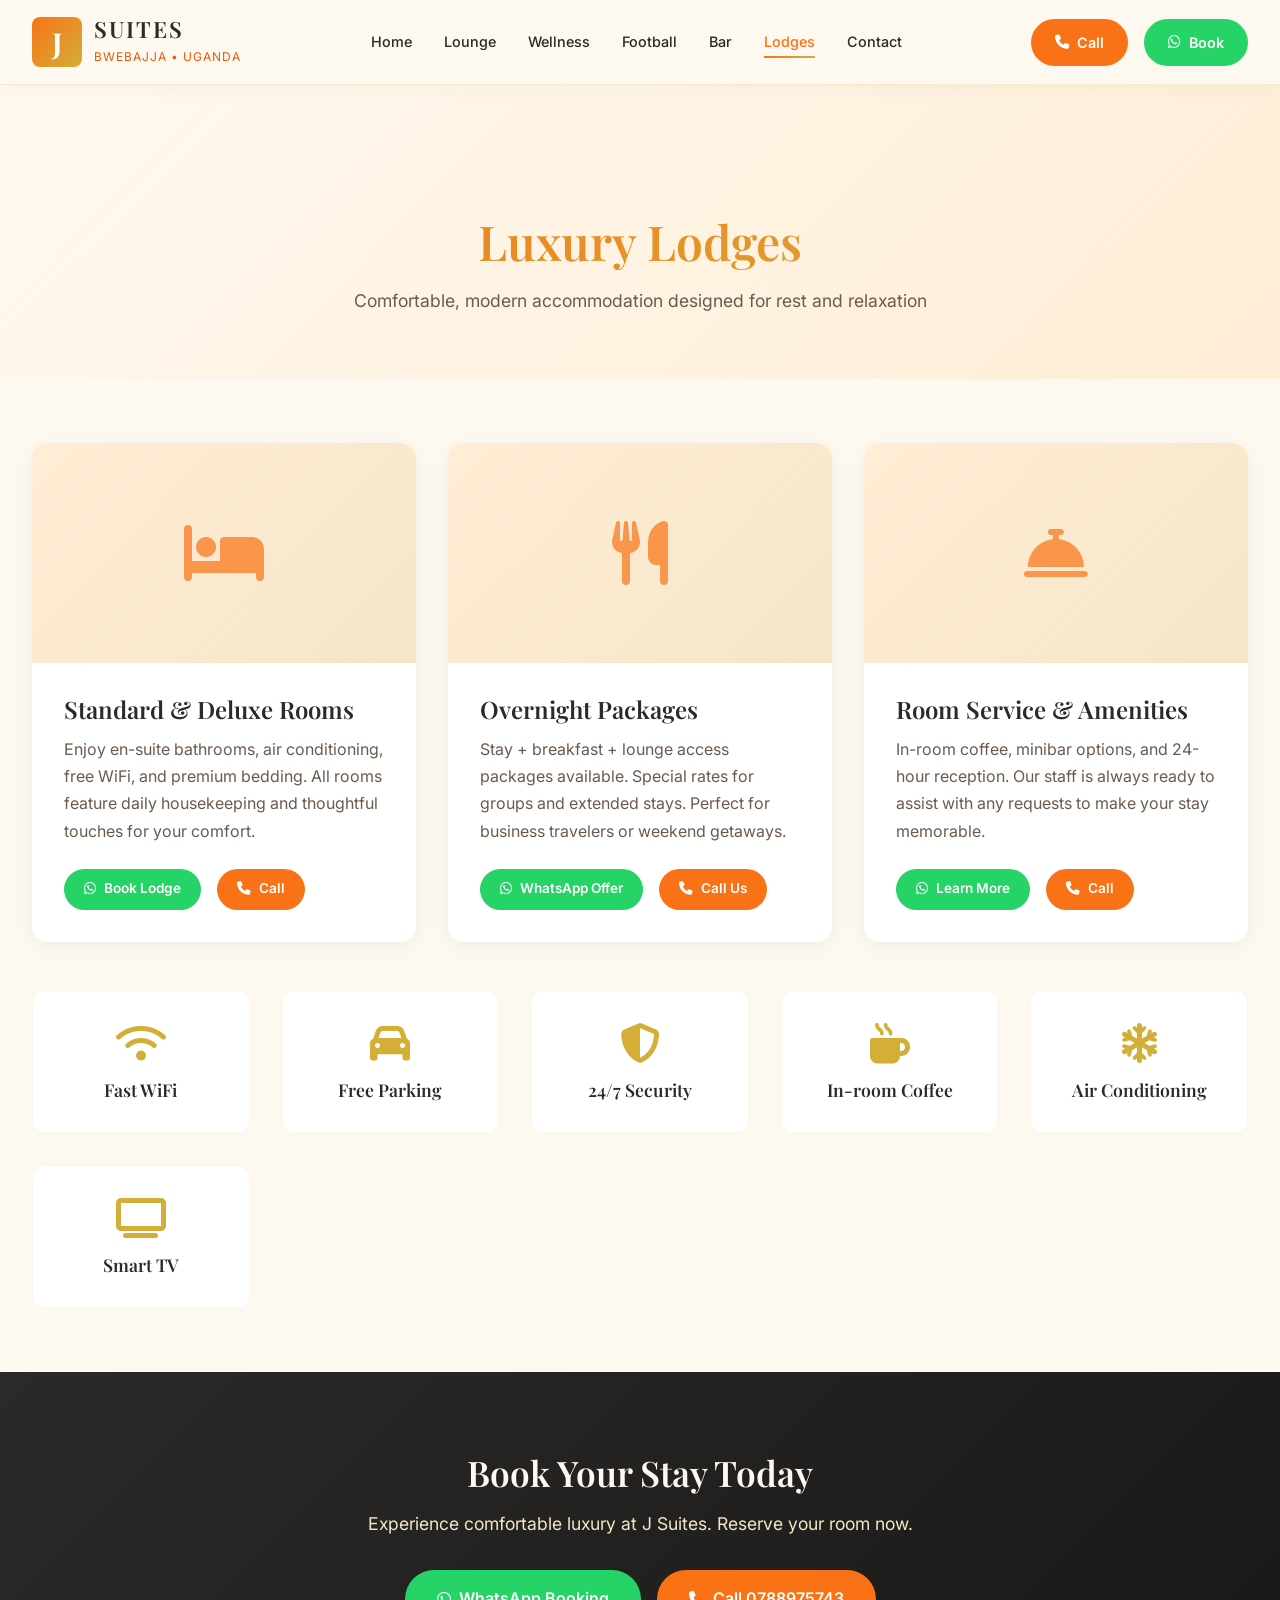
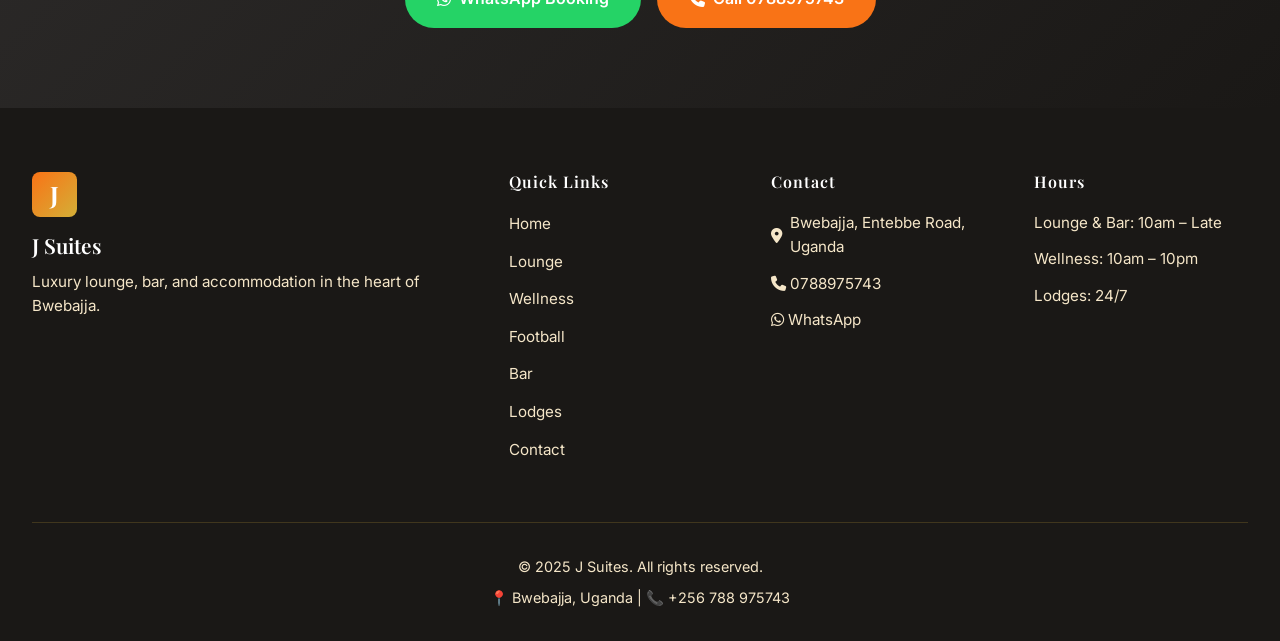
<file: Administrator/Desktop/JS/lodges.html>
<!DOCTYPE html>
<html lang="en">
<head>
    <meta charset="UTF-8">
    <meta name="viewport" content="width=device-width, initial-scale=1.0">
    <meta name="description" content="J Suites Luxury Lodges & Accommodation - Modern rooms with premium amenities in Bwebajja, Uganda. Call 0788975743 for bookings">
    <meta name="keywords" content="J Suites Lodges, Hotel Bwebajja, Accommodation Uganda, Rooms Entebbe Road, Overnight Stay Kampala">
    <meta name="robots" content="index, follow">
    <title>Luxury Lodges | J Suites - Bwebajja, Uganda</title>
    <link rel="canonical" href="lodges.html">
    <link rel="preconnect" href="https://fonts.googleapis.com">
    <link rel="preconnect" href="https://fonts.gstatic.com" crossorigin>
    <link href="https://fonts.googleapis.com/css2?family=Playfair+Display:wght@400;500;600;700&family=Inter:wght@300;400;500;600&display=swap" rel="stylesheet">
    <link rel="stylesheet" href="https://cdnjs.cloudflare.com/ajax/libs/font-awesome/6.4.0/css/all.min.css">
    <link rel="stylesheet" href="css/style.css">
</head>
<body>
    <header class="site-header">
        <div class="nav-wrapper">
            <a href="index.html" class="brand">
                <span class="brand-initial">J</span>
                <div class="brand-text">
                    <h1>SUITES</h1>
                    <span class="brand-tagline">Bwebajja • Uganda</span>
                </div>
            </a>
            <nav class="main-nav">
                <ul>
                    <li><a href="index.html">Home</a></li>
                    <li><a href="lounge.html">Lounge</a></li>
                    <li><a href="wellness.html">Wellness</a></li>
                    <li><a href="football.html">Football</a></li>
                    <li><a href="bar.html">Bar</a></li>
                    <li><a href="lodges.html" class="active">Lodges</a></li>
                    <li><a href="contact.html">Contact</a></li>
                </ul>
            </nav>
            <div class="header-actions">
                <a href="tel:+256788975743" class="btn btn-call">
                    <i class="fas fa-phone"></i>
                    <span>Call</span>
                </a>
                <a href="https://wa.me/256788975743?text=Hello%20J%20Suites%2C%20I%20would%20like%20to%20book%20a%20room." class="btn btn-whatsapp" target="_blank" rel="noopener">
                    <i class="fab fa-whatsapp"></i>
                    <span>Book</span>
                </a>
                <button class="mobile-toggle" aria-label="Toggle menu">
                    <span></span>
                    <span></span>
                    <span></span>
                </button>
            </div>
        </div>
    </header>

    <section class="page-hero">
        <h1>Luxury Lodges</h1>
        <p>Comfortable, modern accommodation designed for rest and relaxation</p>
    </section>

    <section class="content-section">
        <div class="container">
            <div class="content-grid">
                <div class="detail-card">
                    <div class="card-image">
                        <i class="fas fa-bed"></i>
                    </div>
                    <div class="card-content">
                        <h3>Standard & Deluxe Rooms</h3>
                        <p>Enjoy en-suite bathrooms, air conditioning, free WiFi, and premium bedding. All rooms feature daily housekeeping and thoughtful touches for your comfort.</p>
                        <div class="card-actions">
                            <a href="https://wa.me/256788975743?text=Hotel%20room%20booking%20at%20J%20Suites%20-%20dates%20please" class="btn btn-whatsapp" target="_blank" rel="noopener">
                                <i class="fab fa-whatsapp"></i> Book Lodge
                            </a>
                            <a href="tel:+256788975743" class="btn btn-call">
                                <i class="fas fa-phone"></i> Call
                            </a>
                        </div>
                    </div>
                </div>
                <div class="detail-card">
                    <div class="card-image">
                        <i class="fas fa-utensils"></i>
                    </div>
                    <div class="card-content">
                        <h3>Overnight Packages</h3>
                        <p>Stay + breakfast + lounge access packages available. Special rates for groups and extended stays. Perfect for business travelers or weekend getaways.</p>
                        <div class="card-actions">
                            <a href="https://wa.me/256788975743?text=Overnight%20package%20inquiry" class="btn btn-whatsapp" target="_blank" rel="noopener">
                                <i class="fab fa-whatsapp"></i> WhatsApp Offer
                            </a>
                            <a href="tel:+256788975743" class="btn btn-call">
                                <i class="fas fa-phone"></i> Call Us
                            </a>
                        </div>
                    </div>
                </div>
                <div class="detail-card">
                    <div class="card-image">
                        <i class="fas fa-concierge-bell"></i>
                    </div>
                    <div class="card-content">
                        <h3>Room Service & Amenities</h3>
                        <p>In-room coffee, minibar options, and 24-hour reception. Our staff is always ready to assist with any requests to make your stay memorable.</p>
                        <div class="card-actions">
                            <a href="https://wa.me/256788975743?text=Room%20amenities%20inquiry%20J%20Suites" class="btn btn-whatsapp" target="_blank" rel="noopener">
                                <i class="fab fa-whatsapp"></i> Learn More
                            </a>
                            <a href="tel:+256788975743" class="btn btn-call">
                                <i class="fas fa-phone"></i> Call
                            </a>
                        </div>
                    </div>
                </div>
            </div>
            <div class="features-grid">
                <div class="feature-box">
                    <i class="fas fa-wifi"></i>
                    <h4>Fast WiFi</h4>
                </div>
                <div class="feature-box">
                    <i class="fas fa-car"></i>
                    <h4>Free Parking</h4>
                </div>
                <div class="feature-box">
                    <i class="fas fa-shield-alt"></i>
                    <h4>24/7 Security</h4>
                </div>
                <div class="feature-box">
                    <i class="fas fa-mug-hot"></i>
                    <h4>In-room Coffee</h4>
                </div>
                <div class="feature-box">
                    <i class="fas fa-snowflake"></i>
                    <h4>Air Conditioning</h4>
                </div>
                <div class="feature-box">
                    <i class="fas fa-tv"></i>
                    <h4>Smart TV</h4>
                </div>
            </div>
        </div>
    </section>

    <section class="cta-section">
        <div class="container">
            <div class="cta-content">
                <h3>Book Your Stay Today</h3>
                <p>Experience comfortable luxury at J Suites. Reserve your room now.</p>
                <div class="cta-buttons">
                    <a href="https://wa.me/256788975743?text=I%20want%20to%20book%20a%20room%20at%20J%20Suites" class="btn btn-whatsapp btn-large" target="_blank" rel="noopener">
                        <i class="fab fa-whatsapp"></i> WhatsApp Booking
                    </a>
                    <a href="tel:+256788975743" class="btn btn-call btn-large">
                        <i class="fas fa-phone"></i> Call 0788975743
                    </a>
                </div>
            </div>
        </div>
    </section>

    <footer class="site-footer">
        <div class="container">
            <div class="footer-grid">
                <div class="footer-brand">
                    <div class="brand-initial">J</div>
                    <h4>J Suites</h4>
                    <p>Luxury lounge, bar, and accommodation in the heart of Bwebajja.</p>
                </div>
                <div class="footer-links">
                    <h5>Quick Links</h5>
                    <ul>
                        <li><a href="index.html">Home</a></li>
                        <li><a href="lounge.html">Lounge</a></li>
                        <li><a href="wellness.html">Wellness</a></li>
                        <li><a href="football.html">Football</a></li>
                        <li><a href="bar.html">Bar</a></li>
                        <li><a href="lodges.html">Lodges</a></li>
                        <li><a href="contact.html">Contact</a></li>
                    </ul>
                </div>
                <div class="footer-contact">
                    <h5>Contact</h5>
                    <ul>
                        <li><i class="fas fa-map-marker-alt"></i> Bwebajja, Entebbe Road, Uganda</li>
                        <li><a href="tel:+256788975743"><i class="fas fa-phone"></i> 0788975743</a></li>
                        <li><a href="https://wa.me/256788975743" target="_blank" rel="noopener"><i class="fab fa-whatsapp"></i> WhatsApp</a></li>
                    </ul>
                </div>
                <div class="footer-hours">
                    <h5>Hours</h5>
                    <ul>
                        <li>Lounge & Bar: 10am – Late</li>
                        <li>Wellness: 10am – 10pm</li>
                        <li>Lodges: 24/7</li>
                    </ul>
                </div>
            </div>
            <div class="footer-bottom">
                <p>&copy; 2025 J Suites. All rights reserved.</p>
                <p class="footer-location">📍 Bwebajja, Uganda | 📞 +256 788 975743</p>
            </div>
        </div>
    </footer>

    <script src="js/main.js"></script>
</body>
</html>
</file>
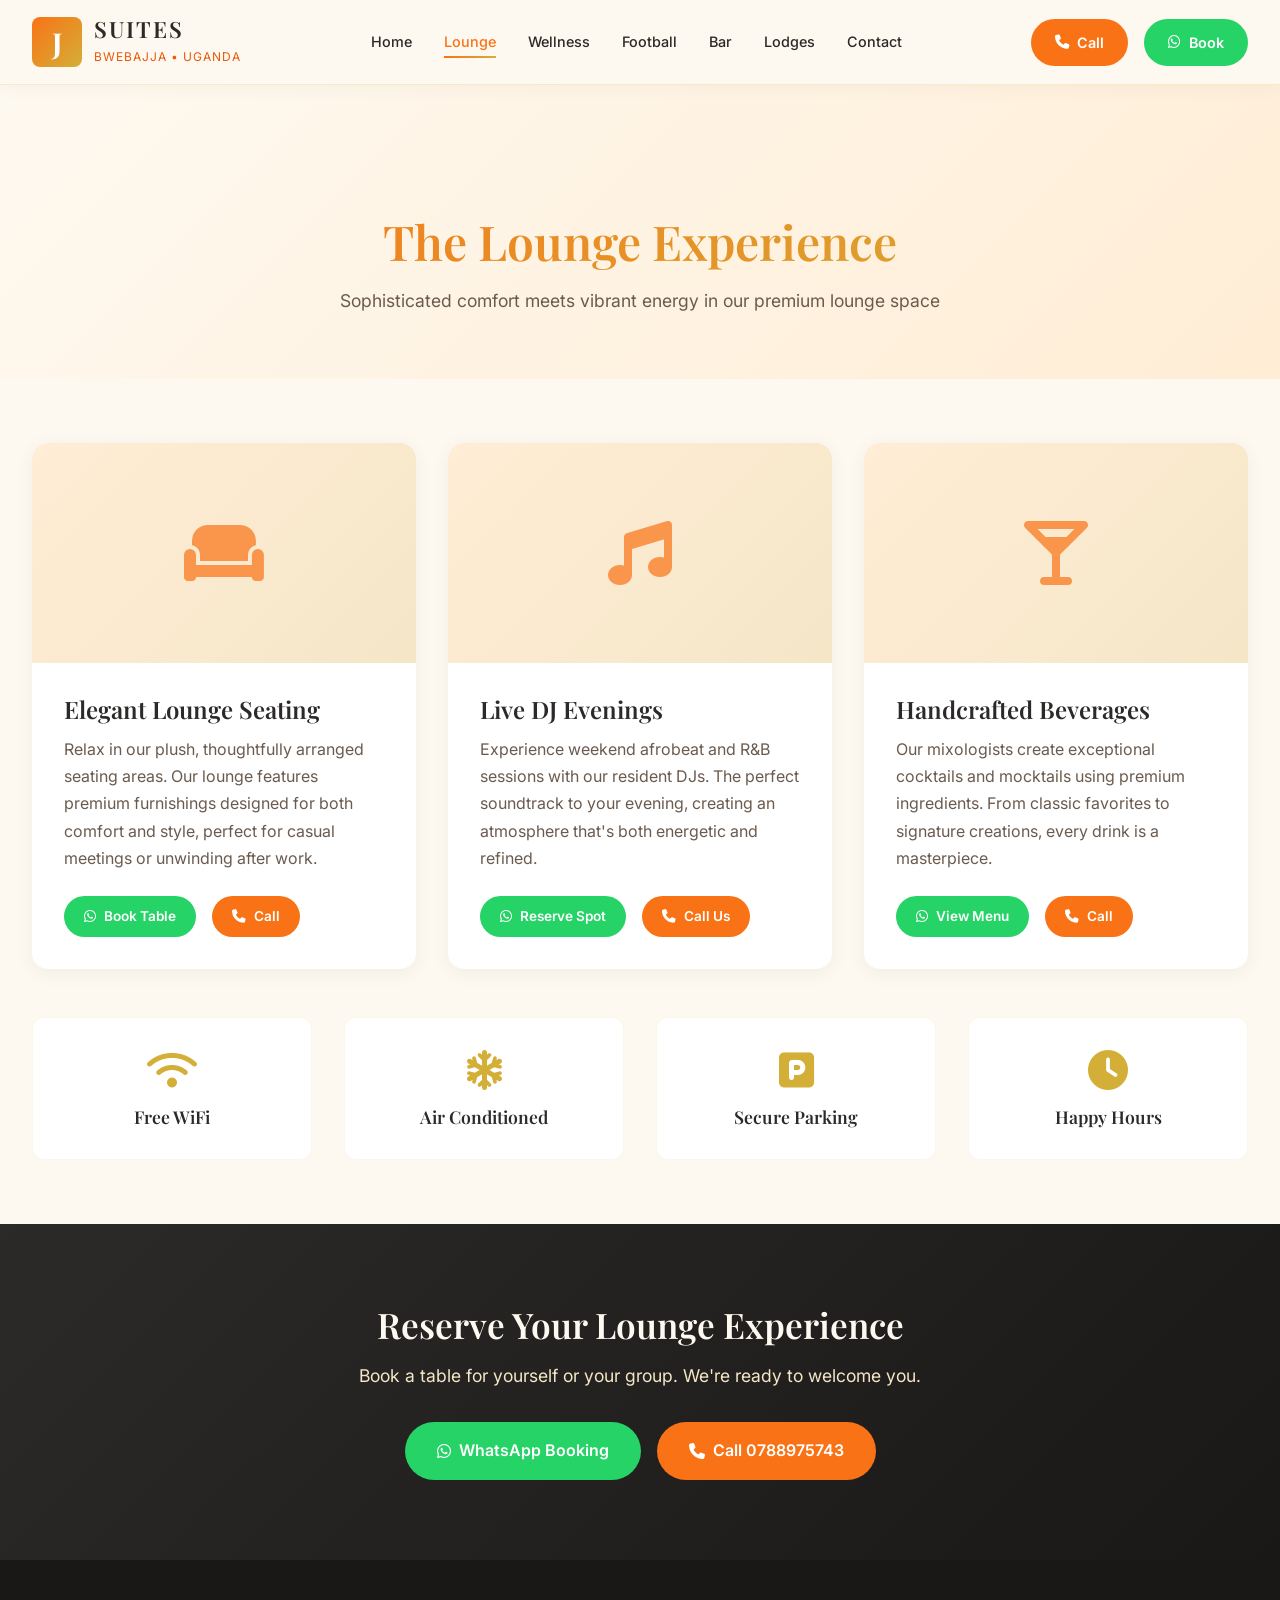
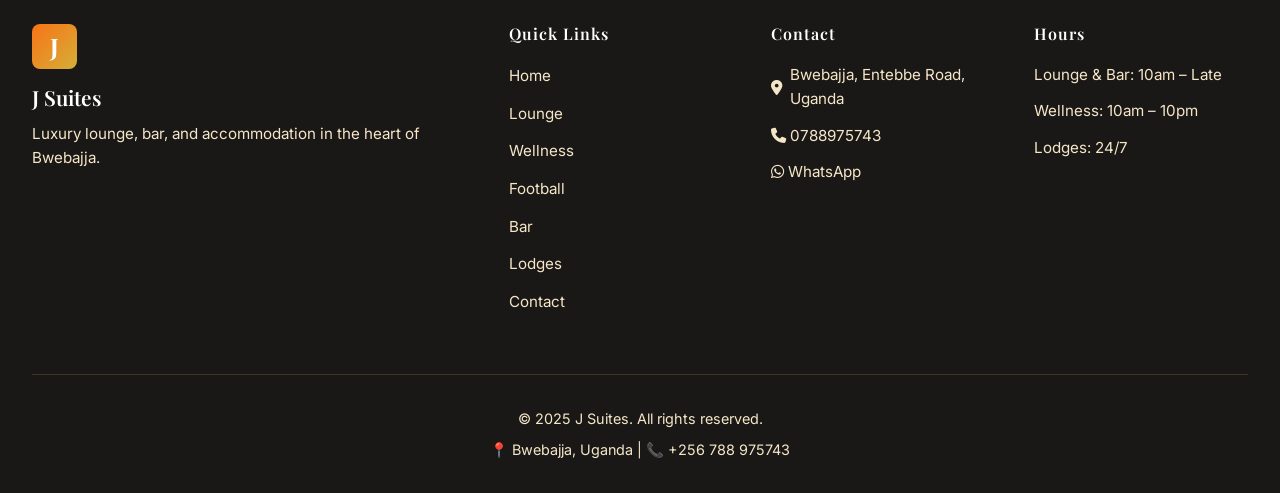
<file: Administrator/Desktop/JS/lounge.html>
<!DOCTYPE html>
<html lang="en">
<head>
    <meta charset="UTF-8">
    <meta name="viewport" content="width=device-width, initial-scale=1.0">
    <meta name="description" content="J Suites Lounge Services - Elegant seating, premium ambiance, handcrafted cocktails and mocktails in Bwebajja, Uganda. Call 0788975743">
    <meta name="keywords" content="J Suites Lounge, Bwebajja Lounge, Bar Uganda, Cocktails Kampala, Entertainment Entebbe Road">
    <meta name="robots" content="index, follow">
    <title>Lounge Services | J Suites - Bwebajja, Uganda</title>
    <link rel="canonical" href="lounge.html">
    <link rel="preconnect" href="https://fonts.googleapis.com">
    <link rel="preconnect" href="https://fonts.gstatic.com" crossorigin>
    <link href="https://fonts.googleapis.com/css2?family=Playfair+Display:wght@400;500;600;700&family=Inter:wght@300;400;500;600&display=swap" rel="stylesheet">
    <link rel="stylesheet" href="https://cdnjs.cloudflare.com/ajax/libs/font-awesome/6.4.0/css/all.min.css">
    <link rel="stylesheet" href="css/style.css">
</head>
<body>
    <header class="site-header">
        <div class="nav-wrapper">
            <a href="index.html" class="brand">
                <span class="brand-initial">J</span>
                <div class="brand-text">
                    <h1>SUITES</h1>
                    <span class="brand-tagline">Bwebajja • Uganda</span>
                </div>
            </a>
            <nav class="main-nav">
                <ul>
                    <li><a href="index.html">Home</a></li>
                    <li><a href="lounge.html" class="active">Lounge</a></li>
                    <li><a href="wellness.html">Wellness</a></li>
                    <li><a href="football.html">Football</a></li>
                    <li><a href="bar.html">Bar</a></li>
                    <li><a href="lodges.html">Lodges</a></li>
                    <li><a href="contact.html">Contact</a></li>
                </ul>
            </nav>
            <div class="header-actions">
                <a href="tel:+256788975743" class="btn btn-call">
                    <i class="fas fa-phone"></i>
                    <span>Call</span>
                </a>
                <a href="https://wa.me/256788975743?text=Hello%20J%20Suites%2C%20I%20would%20like%20to%20book%20a%20lounge%20table." class="btn btn-whatsapp" target="_blank" rel="noopener">
                    <i class="fab fa-whatsapp"></i>
                    <span>Book</span>
                </a>
                <button class="mobile-toggle" aria-label="Toggle menu">
                    <span></span>
                    <span></span>
                    <span></span>
                </button>
            </div>
        </div>
    </header>

    <section class="page-hero">
        <h1>The Lounge Experience</h1>
        <p>Sophisticated comfort meets vibrant energy in our premium lounge space</p>
    </section>

    <section class="content-section">
        <div class="container">
            <div class="content-grid">
                <div class="detail-card">
                    <div class="card-image">
                        <i class="fas fa-couch"></i>
                    </div>
                    <div class="card-content">
                        <h3>Elegant Lounge Seating</h3>
                        <p>Relax in our plush, thoughtfully arranged seating areas. Our lounge features premium furnishings designed for both comfort and style, perfect for casual meetings or unwinding after work.</p>
                        <div class="card-actions">
                            <a href="https://wa.me/256788975743?text=I'd%20like%20to%20book%20a%20lounge%20table%20at%20J%20Suites" class="btn btn-whatsapp" target="_blank" rel="noopener">
                                <i class="fab fa-whatsapp"></i> Book Table
                            </a>
                            <a href="tel:+256788975743" class="btn btn-call">
                                <i class="fas fa-phone"></i> Call
                            </a>
                        </div>
                    </div>
                </div>
                <div class="detail-card">
                    <div class="card-image">
                        <i class="fas fa-music"></i>
                    </div>
                    <div class="card-content">
                        <h3>Live DJ Evenings</h3>
                        <p>Experience weekend afrobeat and R&B sessions with our resident DJs. The perfect soundtrack to your evening, creating an atmosphere that's both energetic and refined.</p>
                        <div class="card-actions">
                            <a href="https://wa.me/256788975743?text=DJ%20event%20inquiry%20for%20J%20Suites" class="btn btn-whatsapp" target="_blank" rel="noopener">
                                <i class="fab fa-whatsapp"></i> Reserve Spot
                            </a>
                            <a href="tel:+256788975743" class="btn btn-call">
                                <i class="fas fa-phone"></i> Call Us
                            </a>
                        </div>
                    </div>
                </div>
                <div class="detail-card">
                    <div class="card-image">
                        <i class="fas fa-glass-martini-alt"></i>
                    </div>
                    <div class="card-content">
                        <h3>Handcrafted Beverages</h3>
                        <p>Our mixologists create exceptional cocktails and mocktails using premium ingredients. From classic favorites to signature creations, every drink is a masterpiece.</p>
                        <div class="card-actions">
                            <a href="https://wa.me/256788975743?text=I'd%20like%20to%20know%20more%20about%20your%20cocktail%20menu" class="btn btn-whatsapp" target="_blank" rel="noopener">
                                <i class="fab fa-whatsapp"></i> View Menu
                            </a>
                            <a href="tel:+256788975743" class="btn btn-call">
                                <i class="fas fa-phone"></i> Call
                            </a>
                        </div>
                    </div>
                </div>
            </div>
            <div class="features-grid">
                <div class="feature-box">
                    <i class="fas fa-wifi"></i>
                    <h4>Free WiFi</h4>
                </div>
                <div class="feature-box">
                    <i class="fas fa-snowflake"></i>
                    <h4>Air Conditioned</h4>
                </div>
                <div class="feature-box">
                    <i class="fas fa-parking"></i>
                    <h4>Secure Parking</h4>
                </div>
                <div class="feature-box">
                    <i class="fas fa-clock"></i>
                    <h4>Happy Hours</h4>
                </div>
            </div>
        </div>
    </section>

    <section class="cta-section">
        <div class="container">
            <div class="cta-content">
                <h3>Reserve Your Lounge Experience</h3>
                <p>Book a table for yourself or your group. We're ready to welcome you.</p>
                <div class="cta-buttons">
                    <a href="https://wa.me/256788975743?text=I%20want%20to%20book%20a%20lounge%20table%20at%20J%20Suites" class="btn btn-whatsapp btn-large" target="_blank" rel="noopener">
                        <i class="fab fa-whatsapp"></i> WhatsApp Booking
                    </a>
                    <a href="tel:+256788975743" class="btn btn-call btn-large">
                        <i class="fas fa-phone"></i> Call 0788975743
                    </a>
                </div>
            </div>
        </div>
    </section>

    <footer class="site-footer">
        <div class="container">
            <div class="footer-grid">
                <div class="footer-brand">
                    <div class="brand-initial">J</div>
                    <h4>J Suites</h4>
                    <p>Luxury lounge, bar, and accommodation in the heart of Bwebajja.</p>
                </div>
                <div class="footer-links">
                    <h5>Quick Links</h5>
                    <ul>
                        <li><a href="index.html">Home</a></li>
                        <li><a href="lounge.html">Lounge</a></li>
                        <li><a href="wellness.html">Wellness</a></li>
                        <li><a href="football.html">Football</a></li>
                        <li><a href="bar.html">Bar</a></li>
                        <li><a href="lodges.html">Lodges</a></li>
                        <li><a href="contact.html">Contact</a></li>
                    </ul>
                </div>
                <div class="footer-contact">
                    <h5>Contact</h5>
                    <ul>
                        <li><i class="fas fa-map-marker-alt"></i> Bwebajja, Entebbe Road, Uganda</li>
                        <li><a href="tel:+256788975743"><i class="fas fa-phone"></i> 0788975743</a></li>
                        <li><a href="https://wa.me/256788975743" target="_blank" rel="noopener"><i class="fab fa-whatsapp"></i> WhatsApp</a></li>
                    </ul>
                </div>
                <div class="footer-hours">
                    <h5>Hours</h5>
                    <ul>
                        <li>Lounge & Bar: 10am – Late</li>
                        <li>Wellness: 10am – 10pm</li>
                        <li>Lodges: 24/7</li>
                    </ul>
                </div>
            </div>
            <div class="footer-bottom">
                <p>&copy; 2025 J Suites. All rights reserved.</p>
                <p class="footer-location">📍 Bwebajja, Uganda | 📞 +256 788 975743</p>
            </div>
        </div>
    </footer>

    <script src="js/main.js"></script>
</body>
</html>
</file>
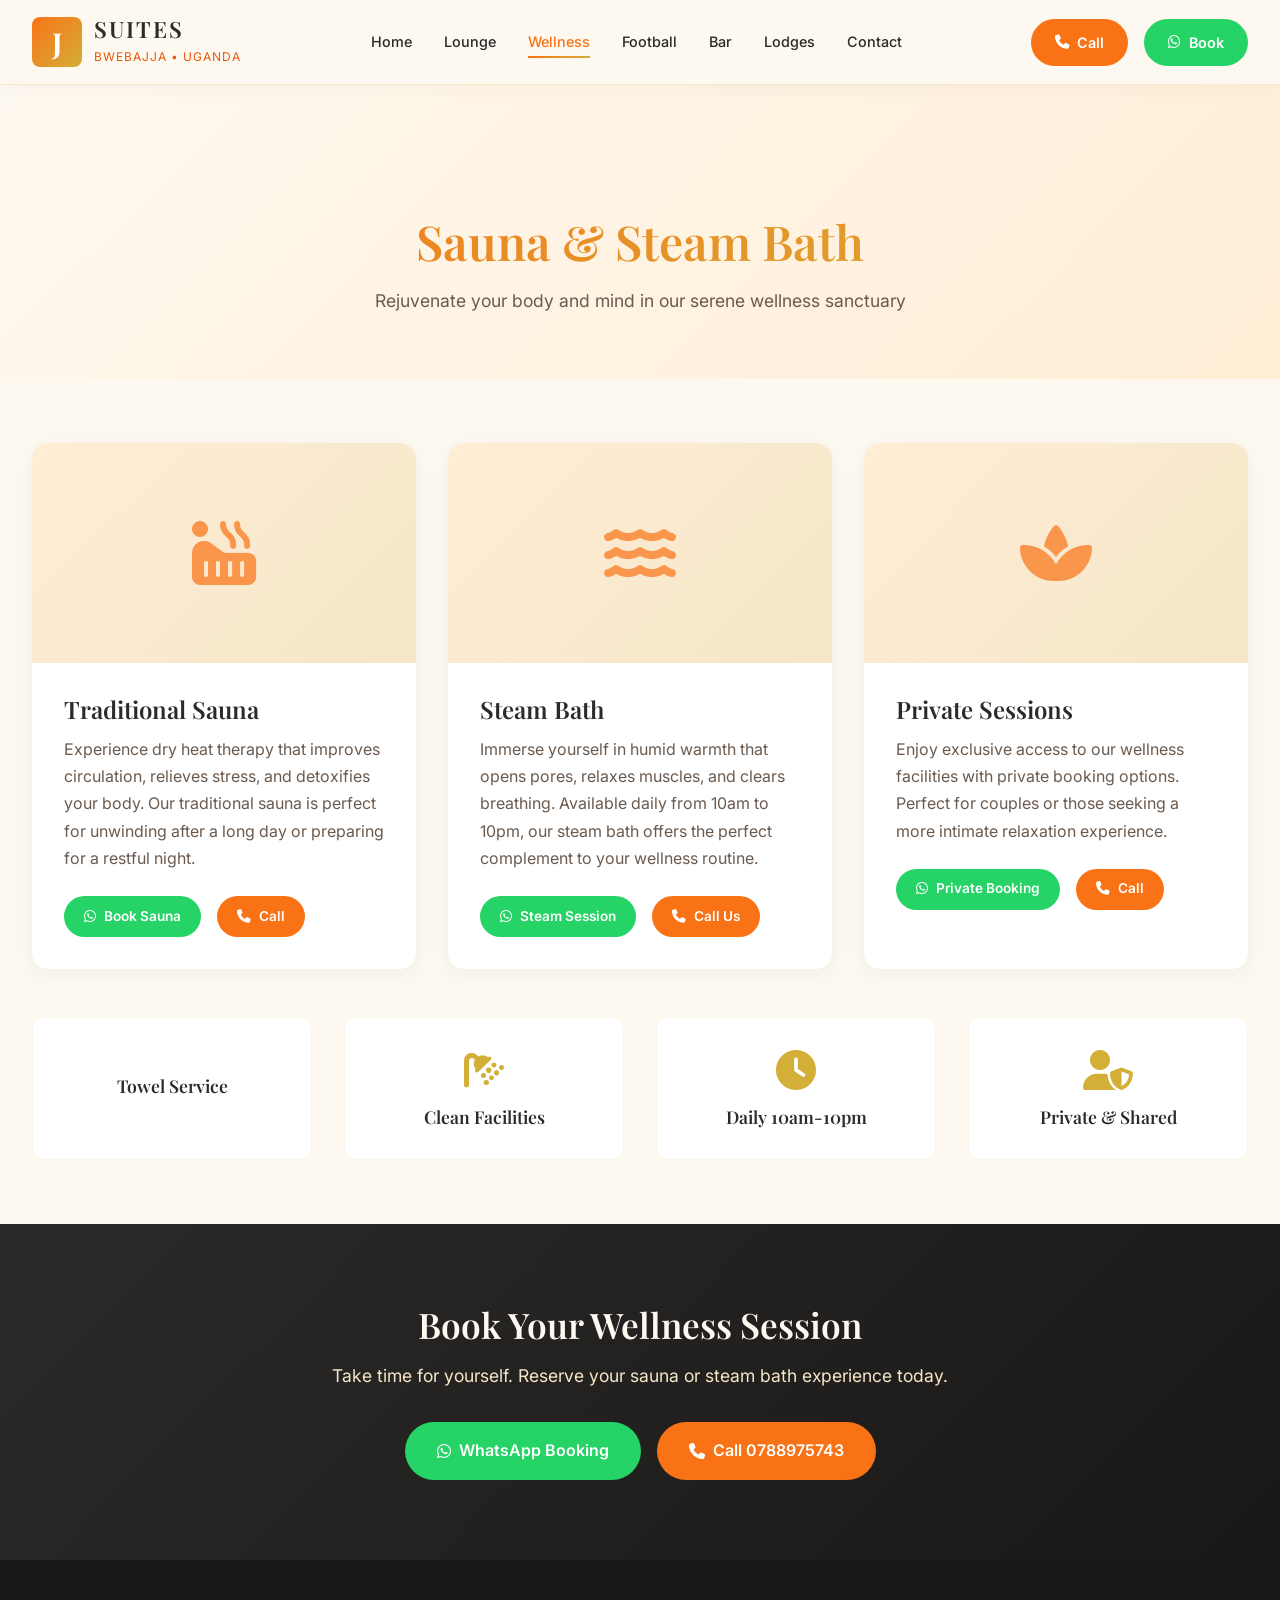
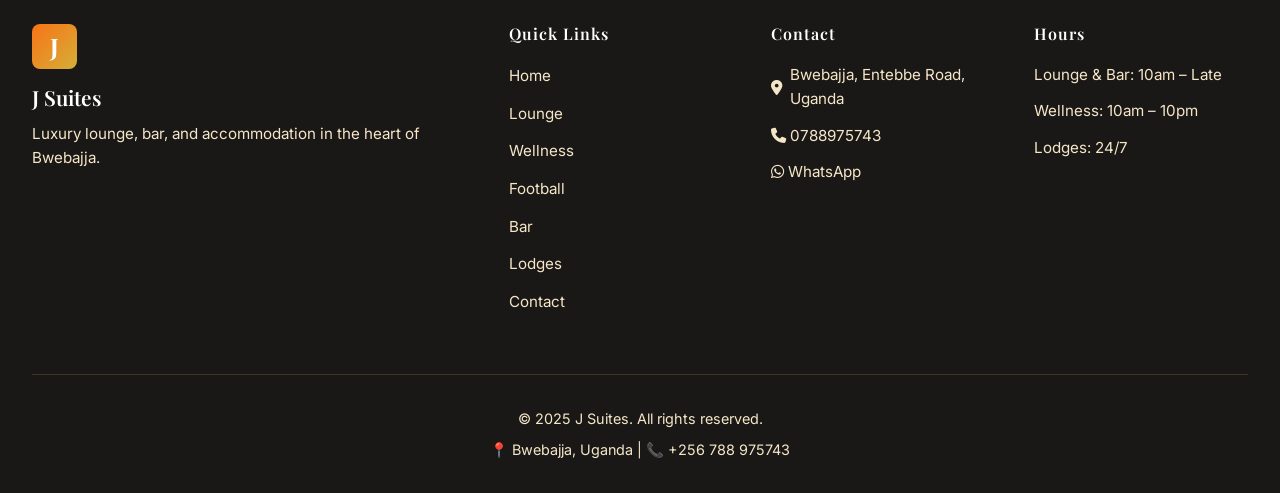
<file: Administrator/Desktop/JS/wellness.html>
<!DOCTYPE html>
<html lang="en">
<head>
    <meta charset="UTF-8">
    <meta name="viewport" content="width=device-width, initial-scale=1.0">
    <meta name="description" content="J Suites Sauna & Steam Bath - Rejuvenate your body and mind with our premium wellness facilities in Bwebajja, Uganda. Call 0788975743">
    <meta name="keywords" content="J Suites Sauna, Steam Bath Bwebajja, Wellness Uganda, Spa Kampala, Relaxation Entebbe Road">
    <meta name="robots" content="index, follow">
    <title>Sauna & Steam Bath | J Suites - Bwebajja, Uganda</title>
    <link rel="canonical" href="wellness.html">
    <link rel="preconnect" href="https://fonts.googleapis.com">
    <link rel="preconnect" href="https://fonts.gstatic.com" crossorigin>
    <link href="https://fonts.googleapis.com/css2?family=Playfair+Display:wght@400;500;600;700&family=Inter:wght@300;400;500;600&display=swap" rel="stylesheet">
    <link rel="stylesheet" href="https://cdnjs.cloudflare.com/ajax/libs/font-awesome/6.4.0/css/all.min.css">
    <link rel="stylesheet" href="css/style.css">
</head>
<body>
    <header class="site-header">
        <div class="nav-wrapper">
            <a href="index.html" class="brand">
                <span class="brand-initial">J</span>
                <div class="brand-text">
                    <h1>SUITES</h1>
                    <span class="brand-tagline">Bwebajja • Uganda</span>
                </div>
            </a>
            <nav class="main-nav">
                <ul>
                    <li><a href="index.html">Home</a></li>
                    <li><a href="lounge.html">Lounge</a></li>
                    <li><a href="wellness.html" class="active">Wellness</a></li>
                    <li><a href="football.html">Football</a></li>
                    <li><a href="bar.html">Bar</a></li>
                    <li><a href="lodges.html">Lodges</a></li>
                    <li><a href="contact.html">Contact</a></li>
                </ul>
            </nav>
            <div class="header-actions">
                <a href="tel:+256788975743" class="btn btn-call">
                    <i class="fas fa-phone"></i>
                    <span>Call</span>
                </a>
                <a href="https://wa.me/256788975743?text=Hello%20J%20Suites%2C%20I%20would%20like%20to%20book%20a%20sauna%20session." class="btn btn-whatsapp" target="_blank" rel="noopener">
                    <i class="fab fa-whatsapp"></i>
                    <span>Book</span>
                </a>
                <button class="mobile-toggle" aria-label="Toggle menu">
                    <span></span>
                    <span></span>
                    <span></span>
                </button>
            </div>
        </div>
    </header>

    <section class="page-hero">
        <h1>Sauna & Steam Bath</h1>
        <p>Rejuvenate your body and mind in our serene wellness sanctuary</p>
    </section>

    <section class="content-section">
        <div class="container">
            <div class="content-grid">
                <div class="detail-card">
                    <div class="card-image">
                        <i class="fas fa-hot-tub"></i>
                    </div>
                    <div class="card-content">
                        <h3>Traditional Sauna</h3>
                        <p>Experience dry heat therapy that improves circulation, relieves stress, and detoxifies your body. Our traditional sauna is perfect for unwinding after a long day or preparing for a restful night.</p>
                        <div class="card-actions">
                            <a href="https://wa.me/256788975743?text=Sauna%20booking%20for%20J%20Suites" class="btn btn-whatsapp" target="_blank" rel="noopener">
                                <i class="fab fa-whatsapp"></i> Book Sauna
                            </a>
                            <a href="tel:+256788975743" class="btn btn-call">
                                <i class="fas fa-phone"></i> Call
                            </a>
                        </div>
                    </div>
                </div>
                <div class="detail-card">
                    <div class="card-image">
                        <i class="fas fa-water"></i>
                    </div>
                    <div class="card-content">
                        <h3>Steam Bath</h3>
                        <p>Immerse yourself in humid warmth that opens pores, relaxes muscles, and clears breathing. Available daily from 10am to 10pm, our steam bath offers the perfect complement to your wellness routine.</p>
                        <div class="card-actions">
                            <a href="https://wa.me/256788975743?text=Steam%20bath%20reservation%20at%20J%20Suites" class="btn btn-whatsapp" target="_blank" rel="noopener">
                                <i class="fab fa-whatsapp"></i> Steam Session
                            </a>
                            <a href="tel:+256788975743" class="btn btn-call">
                                <i class="fas fa-phone"></i> Call Us
                            </a>
                        </div>
                    </div>
                </div>
                <div class="detail-card">
                    <div class="card-image">
                        <i class="fas fa-spa"></i>
                    </div>
                    <div class="card-content">
                        <h3>Private Sessions</h3>
                        <p>Enjoy exclusive access to our wellness facilities with private booking options. Perfect for couples or those seeking a more intimate relaxation experience.</p>
                        <div class="card-actions">
                            <a href="https://wa.me/256788975743?text=Private%20wellness%20session%20inquiry" class="btn btn-whatsapp" target="_blank" rel="noopener">
                                <i class="fab fa-whatsapp"></i> Private Booking
                            </a>
                            <a href="tel:+256788975743" class="btn btn-call">
                                <i class="fas fa-phone"></i> Call
                            </a>
                        </div>
                    </div>
                </div>
            </div>
            <div class="features-grid">
                <div class="feature-box">
                    <i class="fas fa-towel"></i>
                    <h4>Towel Service</h4>
                </div>
                <div class="feature-box">
                    <i class="fas fa-shower"></i>
                    <h4>Clean Facilities</h4>
                </div>
                <div class="feature-box">
                    <i class="fas fa-clock"></i>
                    <h4>Daily 10am-10pm</h4>
                </div>
                <div class="feature-box">
                    <i class="fas fa-user-shield"></i>
                    <h4>Private & Shared</h4>
                </div>
            </div>
        </div>
    </section>

    <section class="cta-section">
        <div class="container">
            <div class="cta-content">
                <h3>Book Your Wellness Session</h3>
                <p>Take time for yourself. Reserve your sauna or steam bath experience today.</p>
                <div class="cta-buttons">
                    <a href="https://wa.me/256788975743?text=I%20want%20to%20book%20a%20wellness%20session%20at%20J%20Suites" class="btn btn-whatsapp btn-large" target="_blank" rel="noopener">
                        <i class="fab fa-whatsapp"></i> WhatsApp Booking
                    </a>
                    <a href="tel:+256788975743" class="btn btn-call btn-large">
                        <i class="fas fa-phone"></i> Call 0788975743
                    </a>
                </div>
            </div>
        </div>
    </section>

    <footer class="site-footer">
        <div class="container">
            <div class="footer-grid">
                <div class="footer-brand">
                    <div class="brand-initial">J</div>
                    <h4>J Suites</h4>
                    <p>Luxury lounge, bar, and accommodation in the heart of Bwebajja.</p>
                </div>
                <div class="footer-links">
                    <h5>Quick Links</h5>
                    <ul>
                        <li><a href="index.html">Home</a></li>
                        <li><a href="lounge.html">Lounge</a></li>
                        <li><a href="wellness.html">Wellness</a></li>
                        <li><a href="football.html">Football</a></li>
                        <li><a href="bar.html">Bar</a></li>
                        <li><a href="lodges.html">Lodges</a></li>
                        <li><a href="contact.html">Contact</a></li>
                    </ul>
                </div>
                <div class="footer-contact">
                    <h5>Contact</h5>
                    <ul>
                        <li><i class="fas fa-map-marker-alt"></i> Bwebajja, Entebbe Road, Uganda</li>
                        <li><a href="tel:+256788975743"><i class="fas fa-phone"></i> 0788975743</a></li>
                        <li><a href="https://wa.me/256788975743" target="_blank" rel="noopener"><i class="fab fa-whatsapp"></i> WhatsApp</a></li>
                    </ul>
                </div>
                <div class="footer-hours">
                    <h5>Hours</h5>
                    <ul>
                        <li>Lounge & Bar: 10am – Late</li>
                        <li>Wellness: 10am – 10pm</li>
                        <li>Lodges: 24/7</li>
                    </ul>
                </div>
            </div>
            <div class="footer-bottom">
                <p>&copy; 2025 J Suites. All rights reserved.</p>
                <p class="footer-location">📍 Bwebajja, Uganda | 📞 +256 788 975743</p>
            </div>
        </div>
    </footer>

    <script src="js/main.js"></script>
</body>
</html>
</file>
<file: Administrator/Desktop/JS/css/style.css>
/* ============================================
   J SUITES - Luxury Lounge & Accommodation
   Color Palette: Orange (#F97316) & Cream Gold (#D4AF37)
   ============================================ */

/* CSS Variables */
:root {
    --orange: #F97316;
    --orange-dark: #EA580C;
    --orange-light: #FFEDD5;
    --cream: #FEF9F0;
    --cream-gold: #F5E6C8;
    --gold: #D4AF37;
    --gold-dark: #B8860B;
    --dark-text: #2C2A29;
    --light-text: #6B5A4E;
    --white: #FFFFFF;
    --black: #1A1816;
}

/* Reset & Base */
* {
    margin: 0;
    padding: 0;
    box-sizing: border-box;
}

html {
    scroll-behavior: smooth;
}

body {
    font-family: 'Inter', sans-serif;
    background-color: var(--cream);
    color: var(--dark-text);
    line-height: 1.6;
    overflow-x: hidden;
}

h1, h2, h3, h4, h5, h6 {
    font-family: 'Playfair Display', serif;
    font-weight: 600;
    line-height: 1.2;
}

a {
    text-decoration: none;
    color: inherit;
    transition: all 0.3s ease;
}

img {
    max-width: 100%;
    height: auto;
    display: block;
}

.container {
    max-width: 1280px;
    margin: 0 auto;
    padding: 0 2rem;
}

/* ============================================
   HEADER & NAVIGATION
   ============================================ */
.site-header {
    background: rgba(254, 249, 240, 0.98);
    backdrop-filter: blur(12px);
    position: sticky;
    top: 0;
    z-index: 1000;
    box-shadow: 0 2px 20px rgba(0, 0, 0, 0.04);
    border-bottom: 1px solid rgba(212, 175, 55, 0.2);
}

.nav-wrapper {
    max-width: 1400px;
    margin: 0 auto;
    padding: 1rem 2rem;
    display: flex;
    align-items: center;
    justify-content: space-between;
    gap: 2rem;
}

.brand {
    display: flex;
    align-items: center;
    gap: 0.75rem;
}

.brand-initial {
    width: 50px;
    height: 50px;
    background: linear-gradient(135deg, var(--orange), var(--gold));
    color: var(--white);
    font-family: 'Playfair Display', serif;
    font-size: 1.8rem;
    font-weight: 700;
    display: flex;
    align-items: center;
    justify-content: center;
    border-radius: 8px;
}

.brand-text h1 {
    font-size: 1.4rem;
    font-weight: 600;
    letter-spacing: 2px;
    color: var(--dark-text);
}

.brand-tagline {
    font-size: 0.75rem;
    color: var(--orange-dark);
    letter-spacing: 1px;
    text-transform: uppercase;
}

.main-nav ul {
    display: flex;
    list-style: none;
    gap: 2rem;
}

.main-nav a {
    font-size: 0.9rem;
    font-weight: 500;
    color: var(--dark-text);
    position: relative;
    padding: 0.5rem 0;
}

.main-nav a::after {
    content: '';
    position: absolute;
    bottom: 0;
    left: 0;
    width: 0;
    height: 2px;
    background: linear-gradient(90deg, var(--orange), var(--gold));
    transition: width 0.3s ease;
}

.main-nav a:hover::after,
.main-nav a.active::after {
    width: 100%;
}

.main-nav a:hover,
.main-nav a.active {
    color: var(--orange);
}

.header-actions {
    display: flex;
    align-items: center;
    gap: 1rem;
}

.mobile-toggle {
    display: none;
    flex-direction: column;
    gap: 5px;
    background: none;
    border: none;
    cursor: pointer;
    padding: 0.5rem;
}

.mobile-toggle span {
    width: 25px;
    height: 2px;
    background: var(--dark-text);
    transition: all 0.3s ease;
}

/* ============================================
   BUTTONS
   ============================================ */
.btn {
    display: inline-flex;
    align-items: center;
    gap: 0.5rem;
    padding: 0.75rem 1.5rem;
    border-radius: 50px;
    font-weight: 600;
    font-size: 0.9rem;
    transition: all 0.3s ease;
    border: none;
    cursor: pointer;
}

.btn-call {
    background: var(--orange);
    color: var(--white);
}

.btn-call:hover {
    background: var(--orange-dark);
    transform: translateY(-2px);
}

.btn-whatsapp {
    background: #25D366;
    color: var(--white);
}

.btn-whatsapp:hover {
    background: #128C7E;
    transform: translateY(-2px);
}

.btn-primary {
    background: linear-gradient(135deg, var(--orange), var(--gold));
    color: var(--white);
}

.btn-primary:hover {
    transform: translateY(-3px);
    box-shadow: 0 10px 30px rgba(249, 115, 22, 0.3);
}

.btn-outline {
    background: transparent;
    color: var(--white);
    border: 2px solid var(--white);
}

.btn-outline:hover {
    background: var(--white);
    color: var(--orange);
}

.btn-large {
    padding: 1rem 2rem;
    font-size: 1rem;
}

/* ============================================
   HERO SECTION
   ============================================ */
.hero {
    position: relative;
    min-height: 90vh;
    display: flex;
    align-items: center;
    justify-content: center;
    background: linear-gradient(135deg, var(--cream) 0%, var(--orange-light) 50%, var(--cream-gold) 100%);
    overflow: hidden;
}

.hero-overlay {
    position: absolute;
    inset: 0;
    background: url("data:image/svg+xml,%3Csvg width='60' height='60' viewBox='0 0 60 60' xmlns='http://www.w3.org/2000/svg'%3E%3Cg fill='none' fill-rule='evenodd'%3E%3Cg fill='%23D4AF37' fill-opacity='0.05'%3E%3Cpath d='M36 34v-4h-2v4h-4v2h4v4h2v-4h4v-2h-4zm0-30V0h-2v4h-4v2h4v4h2V6h4V4h-4zM6 34v-4H4v4H0v2h4v4h2v-4h4v-2H6zM6 4V0H4v4H0v2h4v4h2V6h4V4H6z'/%3E%3C/g%3E%3C/g%3E%3C/svg%3E");
    opacity: 0.5;
}

.hero-content {
    position: relative;
    z-index: 2;
    text-align: center;
    max-width: 800px;
    padding: 2rem;
}

.hero-subtitle {
    font-size: 1rem;
    color: var(--orange-dark);
    letter-spacing: 3px;
    text-transform: uppercase;
    margin-bottom: 1rem;
}

.hero-title {
    font-size: 4.5rem;
    font-weight: 700;
    background: linear-gradient(135deg, var(--orange), var(--gold));
    background-clip: text;
    -webkit-background-clip: text;
    -webkit-text-fill-color: transparent;
    margin-bottom: 1.5rem;
}

.hero-description {
    font-size: 1.15rem;
    color: var(--light-text);
    line-height: 1.8;
    margin-bottom: 2rem;
}

.hero-location {
    display: inline-flex;
    align-items: center;
    gap: 0.5rem;
    color: var(--orange-dark);
    font-weight: 500;
    margin-bottom: 2rem;
}

.hero-location i {
    color: var(--orange);
}

.hero-cta {
    display: flex;
    gap: 1rem;
    justify-content: center;
    flex-wrap: wrap;
}

.hero-scroll {
    position: absolute;
    bottom: 2rem;
    left: 50%;
    transform: translateX(-50%);
    display: flex;
    flex-direction: column;
    align-items: center;
    gap: 0.5rem;
    color: var(--light-text);
    font-size: 0.85rem;
    animation: bounce 2s infinite;
}

@keyframes bounce {
    0%, 20%, 50%, 80%, 100% { transform: translateX(-50%) translateY(0); }
    40% { transform: translateX(-50%) translateY(-10px); }
    60% { transform: translateX(-50%) translateY(-5px); }
}

/* ============================================
   SECTION STYLES
   ============================================ */
.section-intro {
    text-align: center;
    margin-bottom: 3rem;
}

.section-label {
    display: inline-block;
    font-size: 0.85rem;
    color: var(--orange-dark);
    letter-spacing: 2px;
    text-transform: uppercase;
    margin-bottom: 0.5rem;
}

.section-heading {
    font-size: 2.5rem;
    color: var(--dark-text);
    margin-bottom: 1rem;
}

.section-description {
    color: var(--light-text);
    font-size: 1.1rem;
    max-width: 600px;
    margin: 0 auto;
}

/* ============================================
   SERVICES PREVIEW
   ============================================ */
.services-preview {
    padding: 5rem 0;
    background: var(--white);
}

.services-grid {
    display: grid;
    grid-template-columns: repeat(auto-fit, minmax(250px, 1fr));
    gap: 2rem;
}

.service-card {
    background: var(--cream);
    padding: 2.5rem 2rem;
    border-radius: 16px;
    text-align: center;
    transition: all 0.3s ease;
    border: 1px solid rgba(212, 175, 55, 0.1);
}

.service-card:hover {
    transform: translateY(-8px);
    box-shadow: 0 20px 40px rgba(0, 0, 0, 0.08);
    border-color: var(--gold);
}

.service-icon {
    width: 70px;
    height: 70px;
    margin: 0 auto 1.5rem;
    background: linear-gradient(135deg, var(--orange-light), var(--cream-gold));
    border-radius: 50%;
    display: flex;
    align-items: center;
    justify-content: center;
}

.service-icon i {
    font-size: 1.8rem;
    color: var(--orange);
}

.service-card h4 {
    font-size: 1.3rem;
    color: var(--dark-text);
    margin-bottom: 0.75rem;
}

.service-card p {
    color: var(--light-text);
    font-size: 0.95rem;
}

/* ============================================
   ABOUT SECTION
   ============================================ */
.about-section {
    padding: 5rem 0;
    background: var(--cream);
}

.about-grid {
    display: grid;
    grid-template-columns: 1fr 1fr;
    gap: 4rem;
    align-items: center;
}

.about-content .section-label {
    display: inline-block;
}

.about-content .section-heading {
    margin-bottom: 1.5rem;
}

.about-content p {
    color: var(--light-text);
    margin-bottom: 1.5rem;
    line-height: 1.8;
}

.about-features {
    display: flex;
    flex-wrap: wrap;
    gap: 1.5rem;
    margin-top: 2rem;
}

.feature {
    display: flex;
    align-items: center;
    gap: 0.5rem;
    color: var(--dark-text);
    font-weight: 500;
}

.feature i {
    color: var(--gold);
}

.about-image .image-placeholder {
    width: 100%;
    height: 400px;
    background: linear-gradient(135deg, var(--orange-light), var(--cream-gold));
    border-radius: 16px;
    display: flex;
    align-items: center;
    justify-content: center;
}

.about-image .image-placeholder i {
    font-size: 5rem;
    color: var(--orange);
    opacity: 0.5;
}

/* ============================================
   CTA SECTION
   ============================================ */
.cta-section {
    padding: 5rem 0;
    background: linear-gradient(135deg, var(--dark-text) 0%, var(--black) 100%);
}

.cta-content {
    text-align: center;
    max-width: 700px;
    margin: 0 auto;
}

.cta-content h3 {
    font-size: 2.2rem;
    color: var(--cream);
    margin-bottom: 1rem;
}

.cta-content p {
    color: var(--cream-gold);
    font-size: 1.1rem;
    margin-bottom: 2rem;
}

.cta-buttons {
    display: flex;
    gap: 1rem;
    justify-content: center;
    flex-wrap: wrap;
}

/* ============================================
   FOOTER
   ============================================ */
.site-footer {
    background: var(--black);
    color: var(--cream);
    padding: 4rem 0 2rem;
}

.footer-grid {
    display: grid;
    grid-template-columns: 2fr 1fr 1fr 1fr;
    gap: 3rem;
    margin-bottom: 3rem;
}

.footer-brand .brand-initial {
    width: 45px;
    height: 45px;
    font-size: 1.5rem;
    margin-bottom: 1rem;
}

.footer-brand h4 {
    font-size: 1.3rem;
    margin-bottom: 0.75rem;
    color: var(--white);
}

.footer-brand p {
    color: var(--cream-gold);
    font-size: 0.95rem;
    line-height: 1.6;
}

.footer-links h5,
.footer-contact h5,
.footer-hours h5 {
    font-size: 1rem;
    color: var(--white);
    margin-bottom: 1.25rem;
    letter-spacing: 1px;
}

.footer-links ul,
.footer-contact ul,
.footer-hours ul {
    list-style: none;
}

.footer-links li,
.footer-contact li,
.footer-hours li {
    margin-bottom: 0.75rem;
}

.footer-links a {
    color: var(--cream-gold);
    font-size: 0.95rem;
}

.footer-links a:hover {
    color: var(--orange);
}

.footer-contact li,
.footer-hours li {
    color: var(--cream-gold);
    font-size: 0.95rem;
    display: flex;
    align-items: center;
    gap: 0.5rem;
}

.footer-contact a {
    color: var(--cream-gold);
}

.footer-contact a:hover {
    color: var(--orange);
}

.footer-bottom {
    border-top: 1px solid rgba(212, 175, 55, 0.2);
    padding-top: 2rem;
    text-align: center;
}

.footer-bottom p {
    color: var(--cream-gold);
    font-size: 0.9rem;
}

.footer-location {
    margin-top: 0.5rem;
    font-size: 0.85rem;
}

/* ============================================
   PAGE HERO (for inner pages)
   ============================================ */
.page-hero {
    padding: 8rem 0 4rem;
    background: linear-gradient(135deg, var(--cream) 0%, var(--orange-light) 100%);
    text-align: center;
}

.page-hero h1 {
    font-size: 3rem;
    background: linear-gradient(135deg, var(--orange), var(--gold));
    background-clip: text;
    -webkit-background-clip: text;
    -webkit-text-fill-color: transparent;
    margin-bottom: 1rem;
}

.page-hero p {
    color: var(--light-text);
    font-size: 1.1rem;
    max-width: 600px;
    margin: 0 auto;
}

/* ============================================
   CONTENT SECTIONS
   ============================================ */
.content-section {
    padding: 4rem 0;
}

.content-grid {
    display: grid;
    grid-template-columns: repeat(auto-fit, minmax(350px, 1fr));
    gap: 2rem;
}

.detail-card {
    background: var(--white);
    border-radius: 16px;
    overflow: hidden;
    box-shadow: 0 4px 20px rgba(0, 0, 0, 0.05);
    transition: all 0.3s ease;
}

.detail-card:hover {
    transform: translateY(-5px);
    box-shadow: 0 10px 30px rgba(0, 0, 0, 0.1);
}

.card-image {
    height: 220px;
    background: linear-gradient(135deg, var(--orange-light), var(--cream-gold));
    display: flex;
    align-items: center;
    justify-content: center;
}

.card-image i {
    font-size: 4rem;
    color: var(--orange);
    opacity: 0.7;
}

.card-content {
    padding: 2rem;
}

.card-content h3 {
    font-size: 1.5rem;
    color: var(--dark-text);
    margin-bottom: 0.75rem;
}

.card-content p {
    color: var(--light-text);
    line-height: 1.7;
    margin-bottom: 1.5rem;
}

.card-actions {
    display: flex;
    gap: 1rem;
    flex-wrap: wrap;
}

.card-actions .btn {
    padding: 0.6rem 1.25rem;
    font-size: 0.85rem;
}

/* ============================================
   FEATURES GRID
   ============================================ */
.features-grid {
    display: grid;
    grid-template-columns: repeat(auto-fit, minmax(200px, 1fr));
    gap: 2rem;
    margin-top: 3rem;
}

.feature-box {
    text-align: center;
    padding: 2rem;
    background: var(--white);
    border-radius: 12px;
    border: 1px solid rgba(212, 175, 55, 0.1);
}

.feature-box i {
    font-size: 2.5rem;
    color: var(--gold);
    margin-bottom: 1rem;
}

.feature-box h4 {
    font-size: 1.1rem;
    color: var(--dark-text);
}

/* ============================================
   CONTACT PAGE
   ============================================ */
.contact-grid {
    display: grid;
    grid-template-columns: 1fr 1fr;
    gap: 3rem;
}

.contact-info {
    background: var(--white);
    padding: 2.5rem;
    border-radius: 16px;
}

.contact-item {
    display: flex;
    align-items: flex-start;
    gap: 1rem;
    margin-bottom: 2rem;
}

.contact-item i {
    width: 50px;
    height: 50px;
    background: var(--orange-light);
    border-radius: 50%;
    display: flex;
    align-items: center;
    justify-content: center;
    color: var(--orange);
    font-size: 1.2rem;
    flex-shrink: 0;
}

.contact-item h4 {
    font-size: 1.1rem;
    color: var(--dark-text);
    margin-bottom: 0.25rem;
}

.contact-item p {
    color: var(--light-text);
}

.contact-item a {
    color: var(--orange);
}

.contact-item a:hover {
    text-decoration: underline;
}

/* ============================================
   RESPONSIVE DESIGN
   ============================================ */
@media (max-width: 1024px) {
    .nav-wrapper {
        padding: 1rem;
    }
    
    .main-nav ul {
        gap: 1.25rem;
    }
    
    .hero-title {
        font-size: 3.5rem;
    }
    
    .footer-grid {
        grid-template-columns: 1fr 1fr;
    }
}

@media (max-width: 768px) {
    .main-nav {
        display: none;
        position: absolute;
        top: 100%;
        left: 0;
        right: 0;
        background: var(--cream);
        padding: 1.5rem;
        box-shadow: 0 10px 30px rgba(0, 0, 0, 0.1);
    }
    
    .main-nav.active {
        display: block;
    }
    
    .main-nav ul {
        flex-direction: column;
        gap: 1rem;
    }
    
    .mobile-toggle {
        display: flex;
    }
    
    .header-actions .btn {
        display: none;
    }
    
    .hero-title {
        font-size: 2.5rem;
    }
    
    .hero-description {
        font-size: 1rem;
    }
    
    .hero-cta {
        flex-direction: column;
        align-items: center;
    }
    
    .about-grid {
        grid-template-columns: 1fr;
        gap: 2rem;
    }
    
    .about-image .image-placeholder {
        height: 300px;
    }
    
    .contact-grid {
        grid-template-columns: 1fr;
    }
    
    .footer-grid {
        grid-template-columns: 1fr;
        gap: 2rem;
    }
    
    .container {
        padding: 0 1.5rem;
    }
    
    .section-heading {
        font-size: 2rem;
    }
    
    .page-hero h1 {
        font-size: 2.2rem;
    }
}

@media (max-width: 480px) {
    .hero-title {
        font-size: 2rem;
    }
    
    .brand-text h1 {
        font-size: 1.1rem;
    }
    
    .btn-large {
        padding: 0.85rem 1.5rem;
        font-size: 0.9rem;
    }
}
</file>
